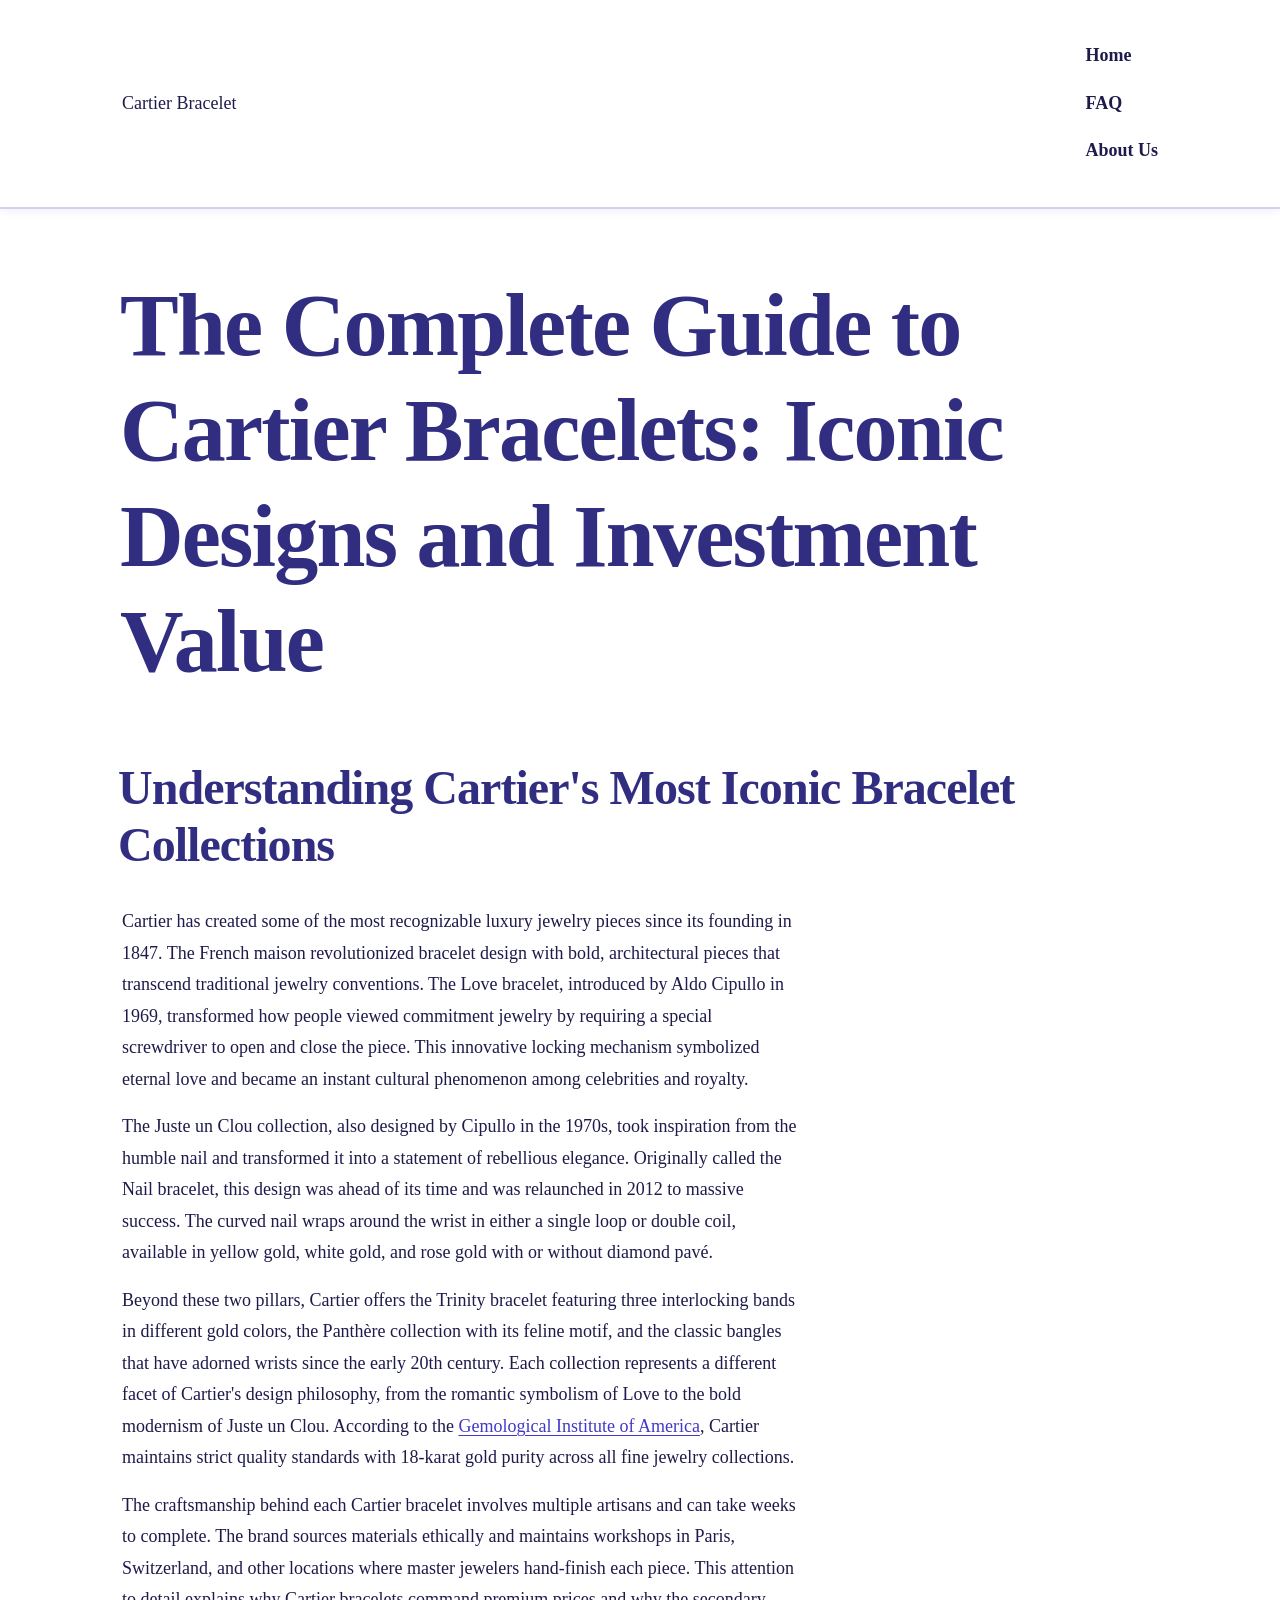
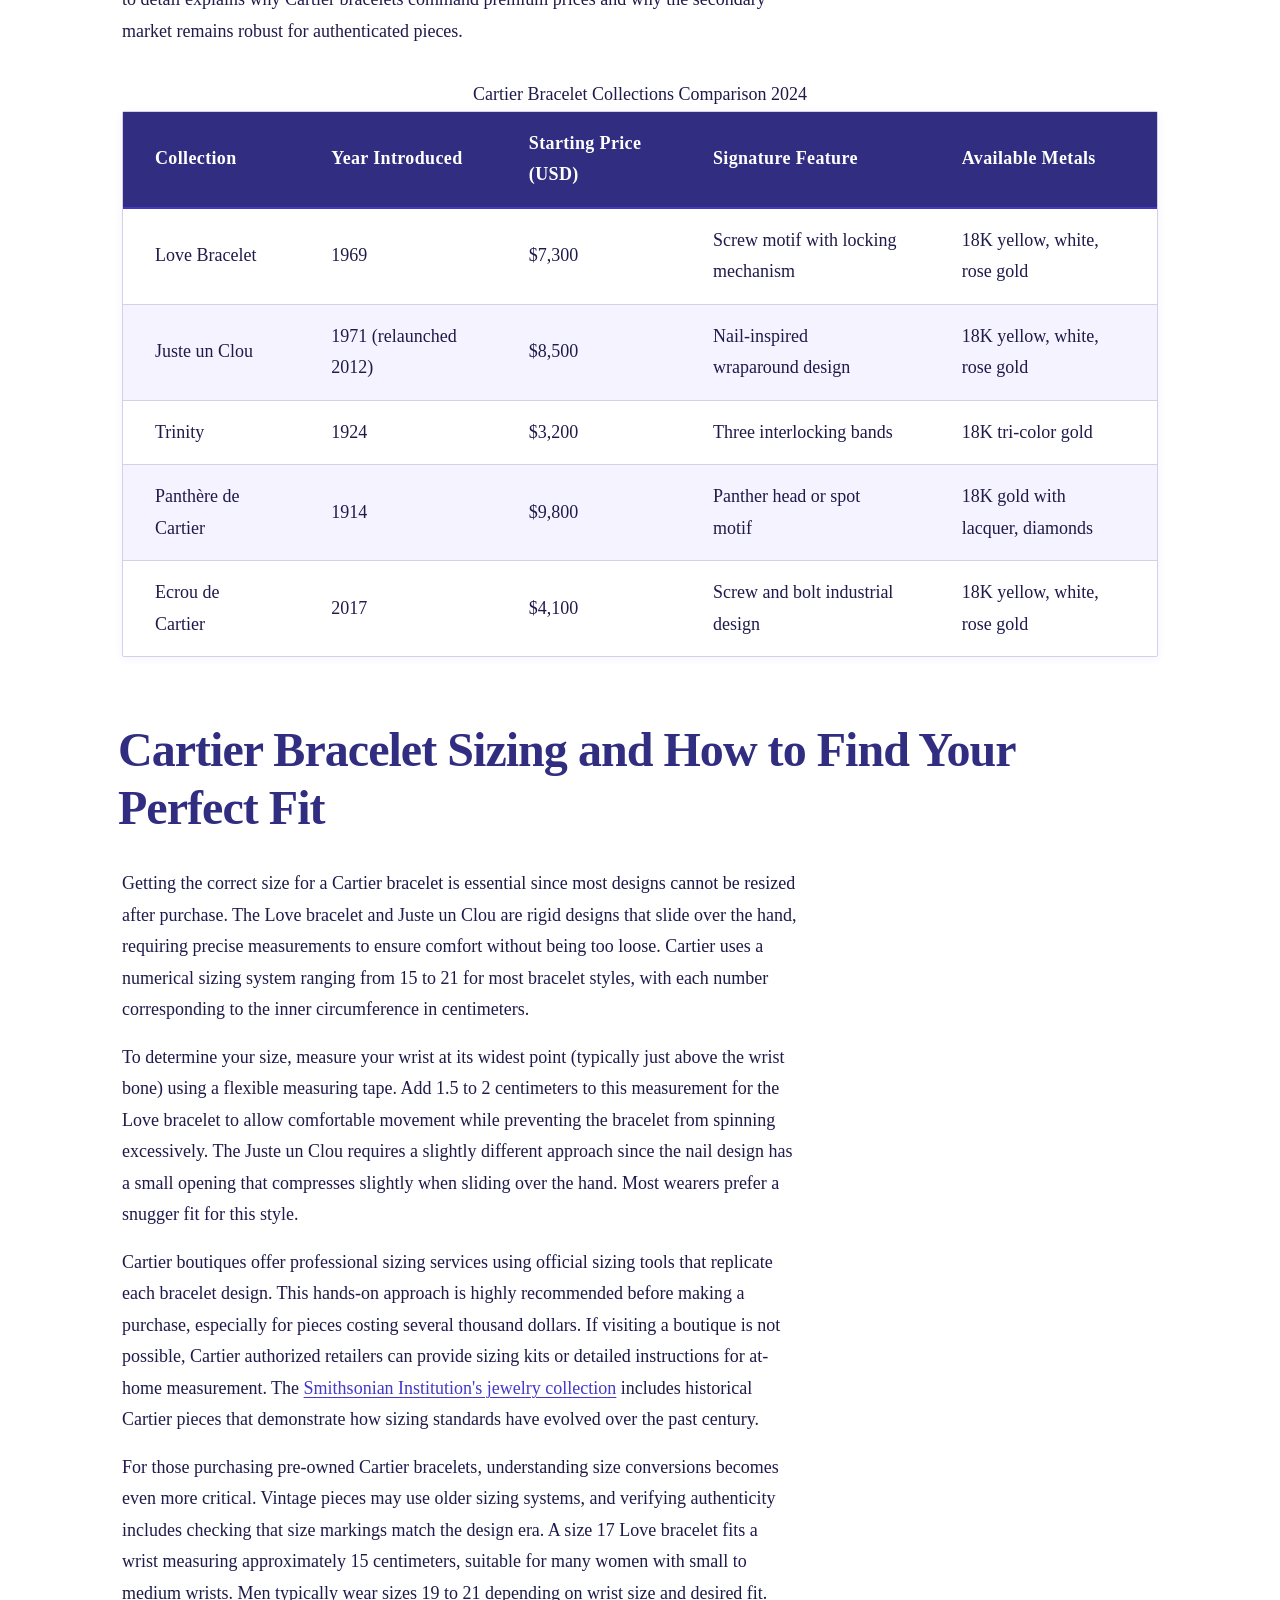
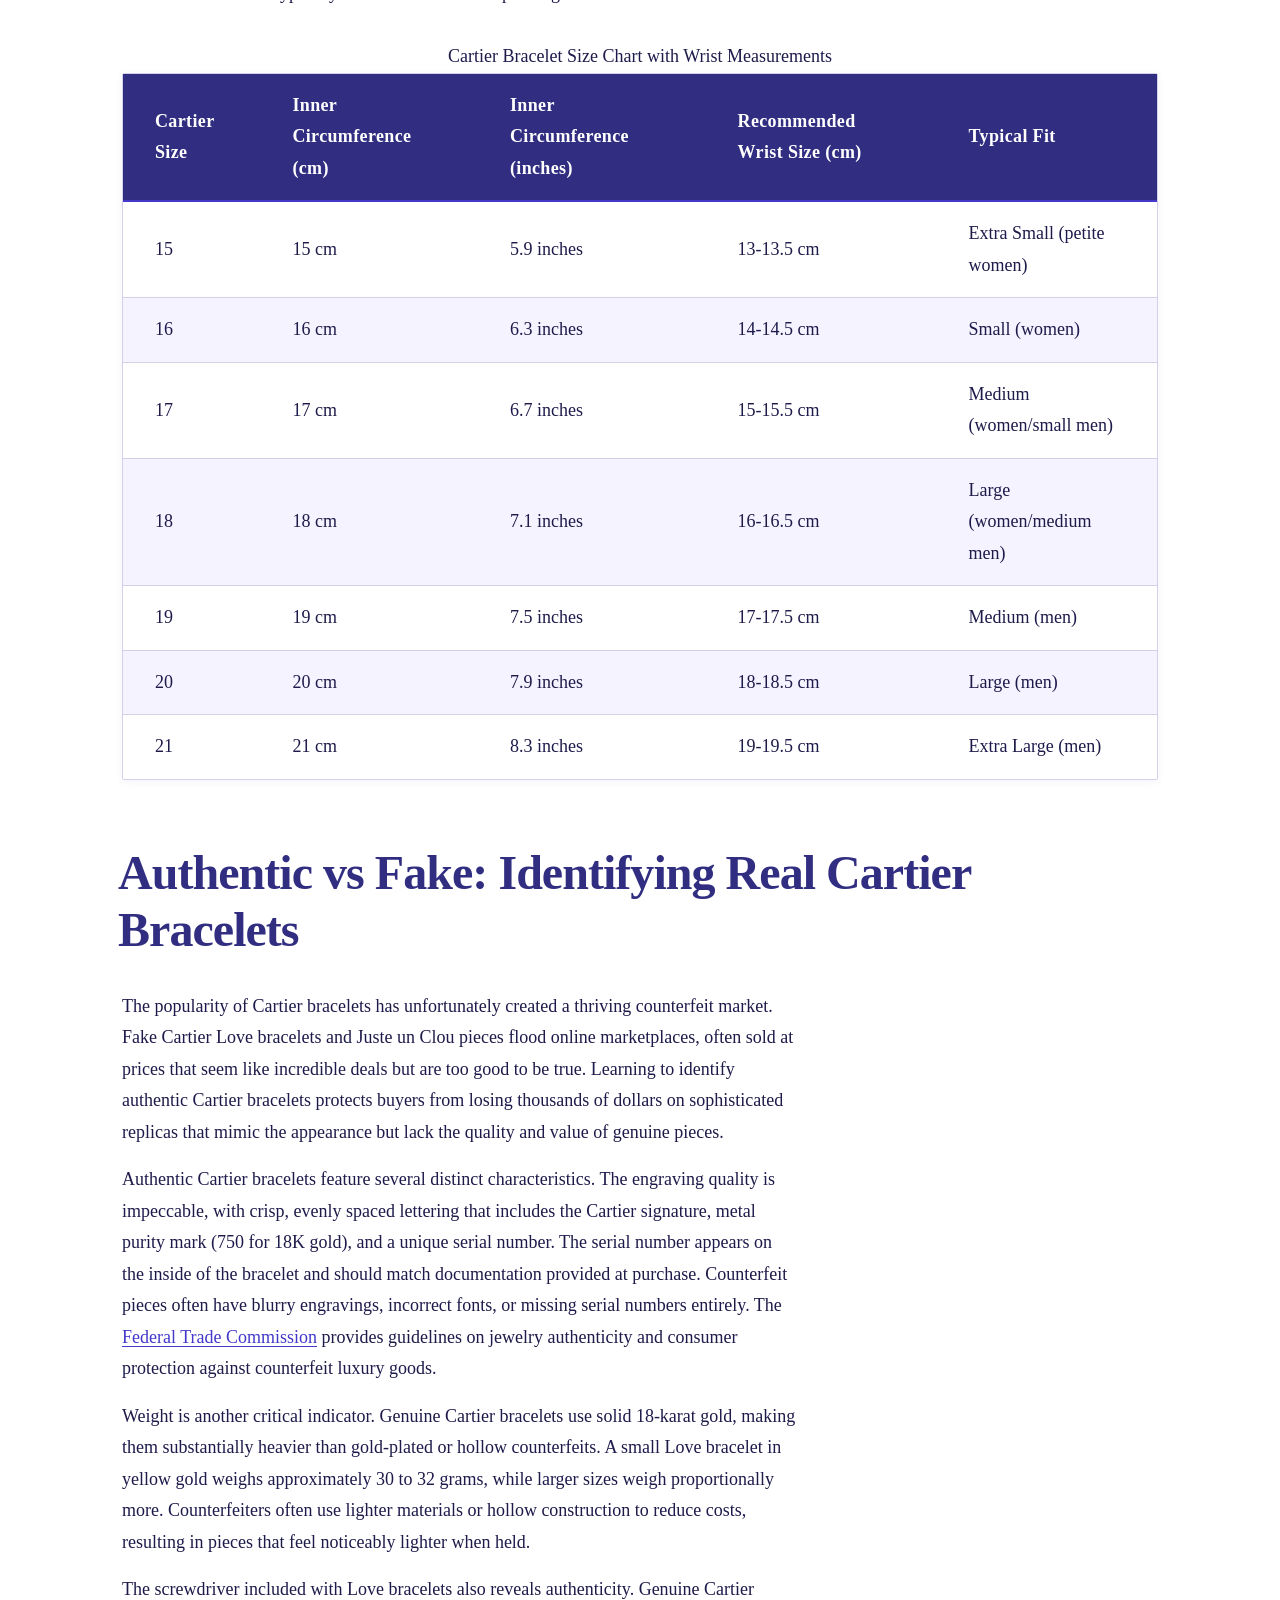
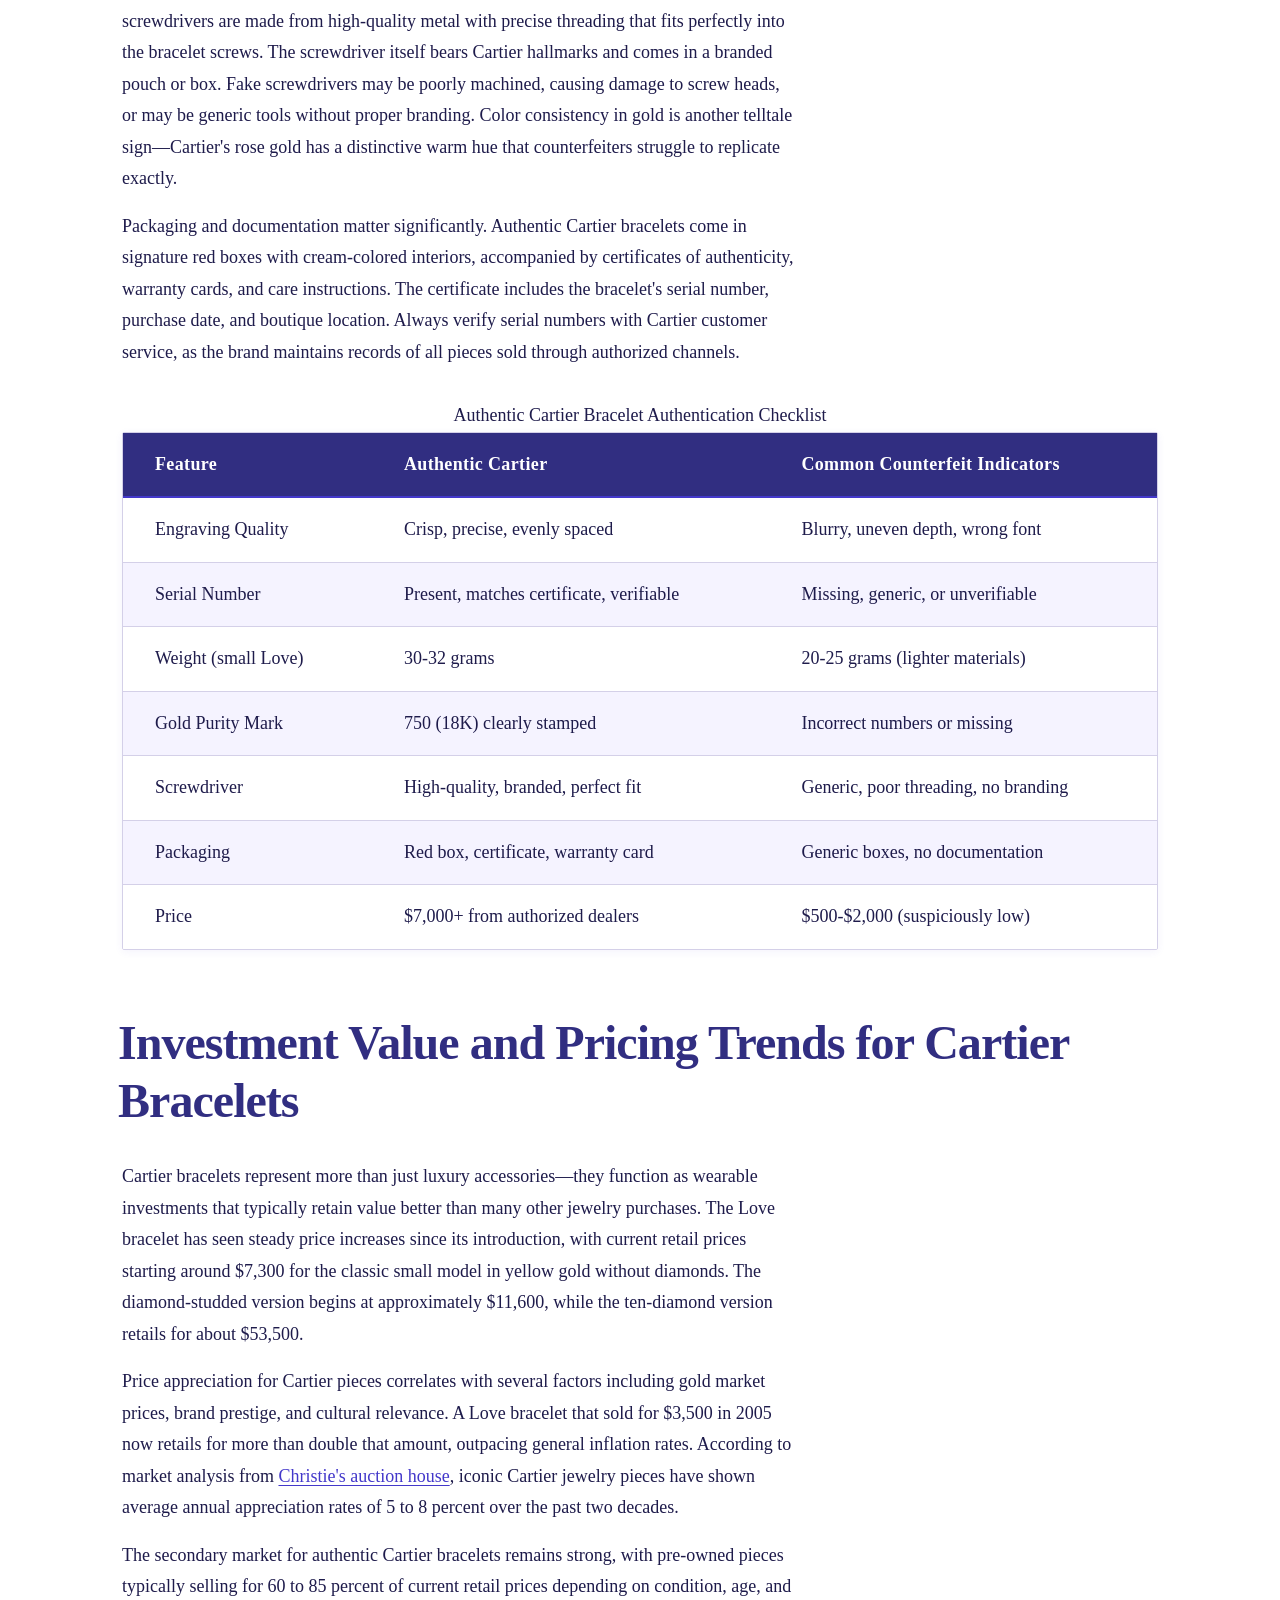
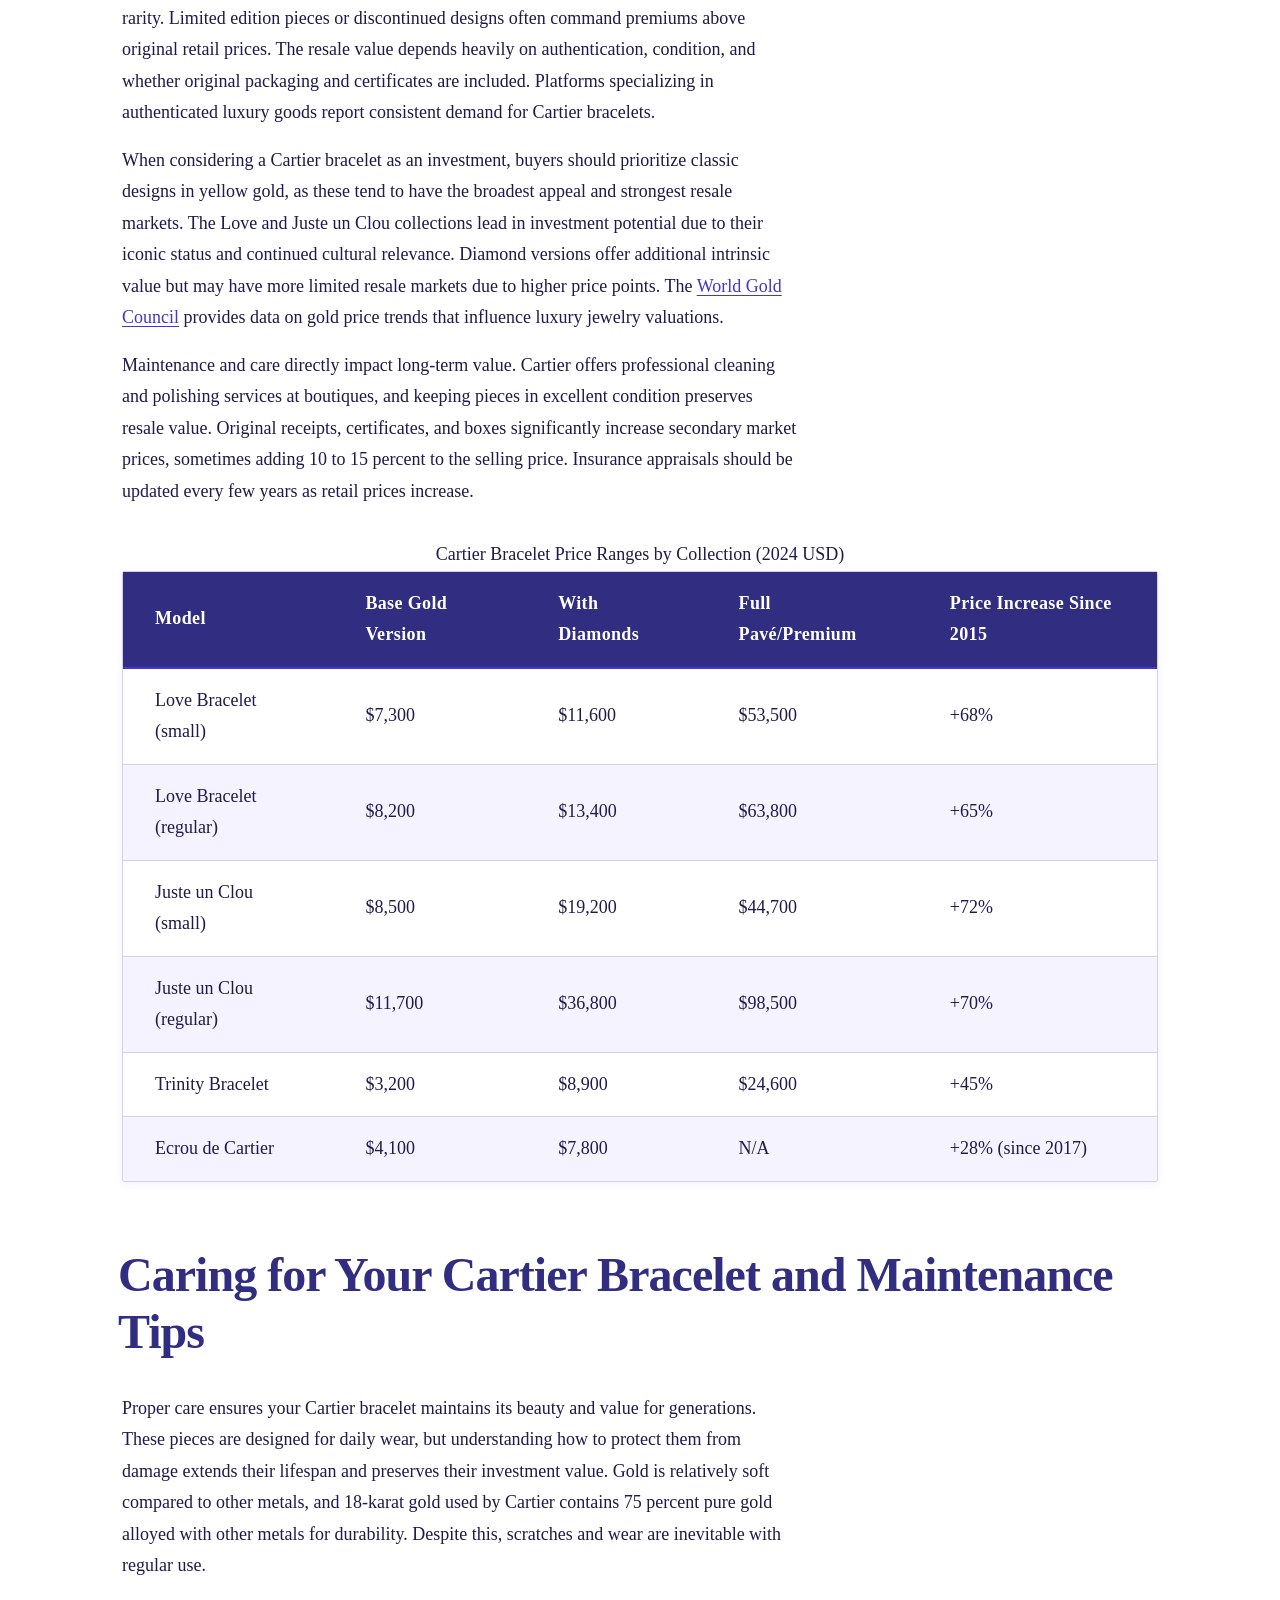
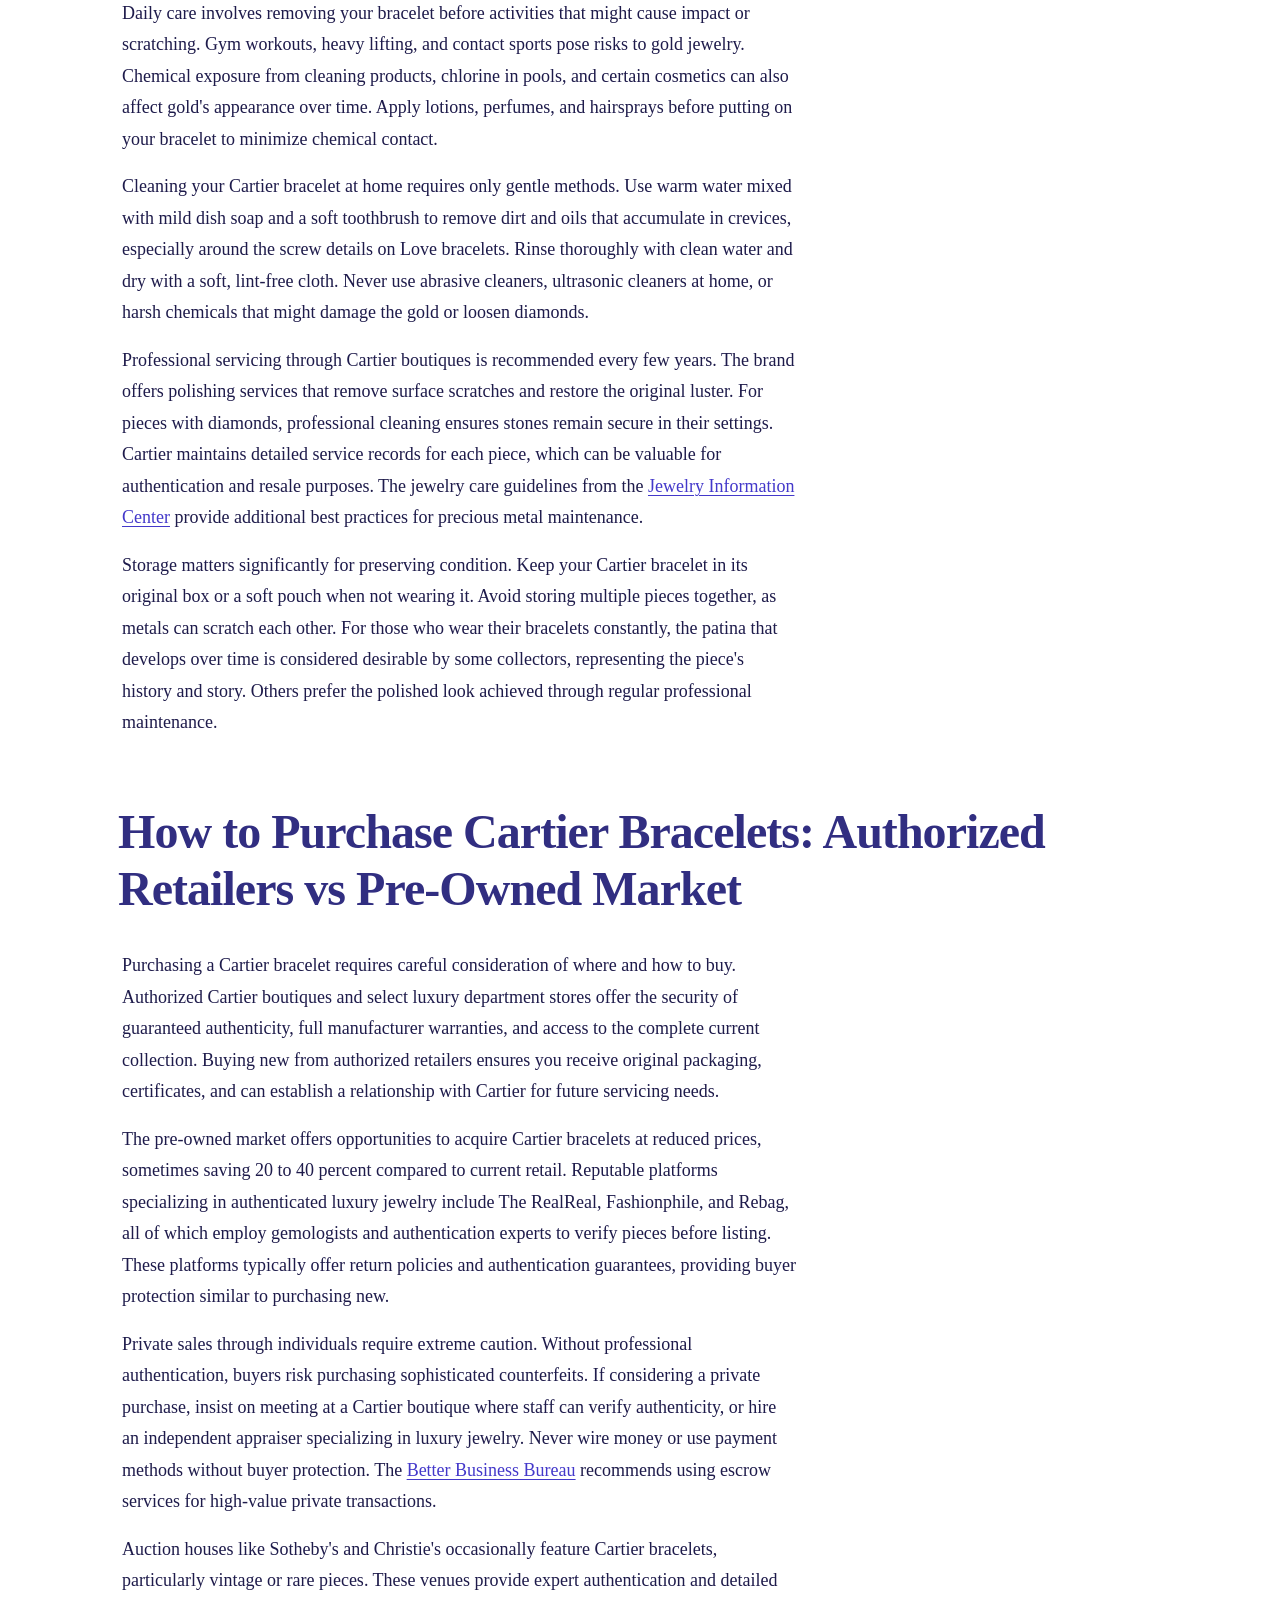
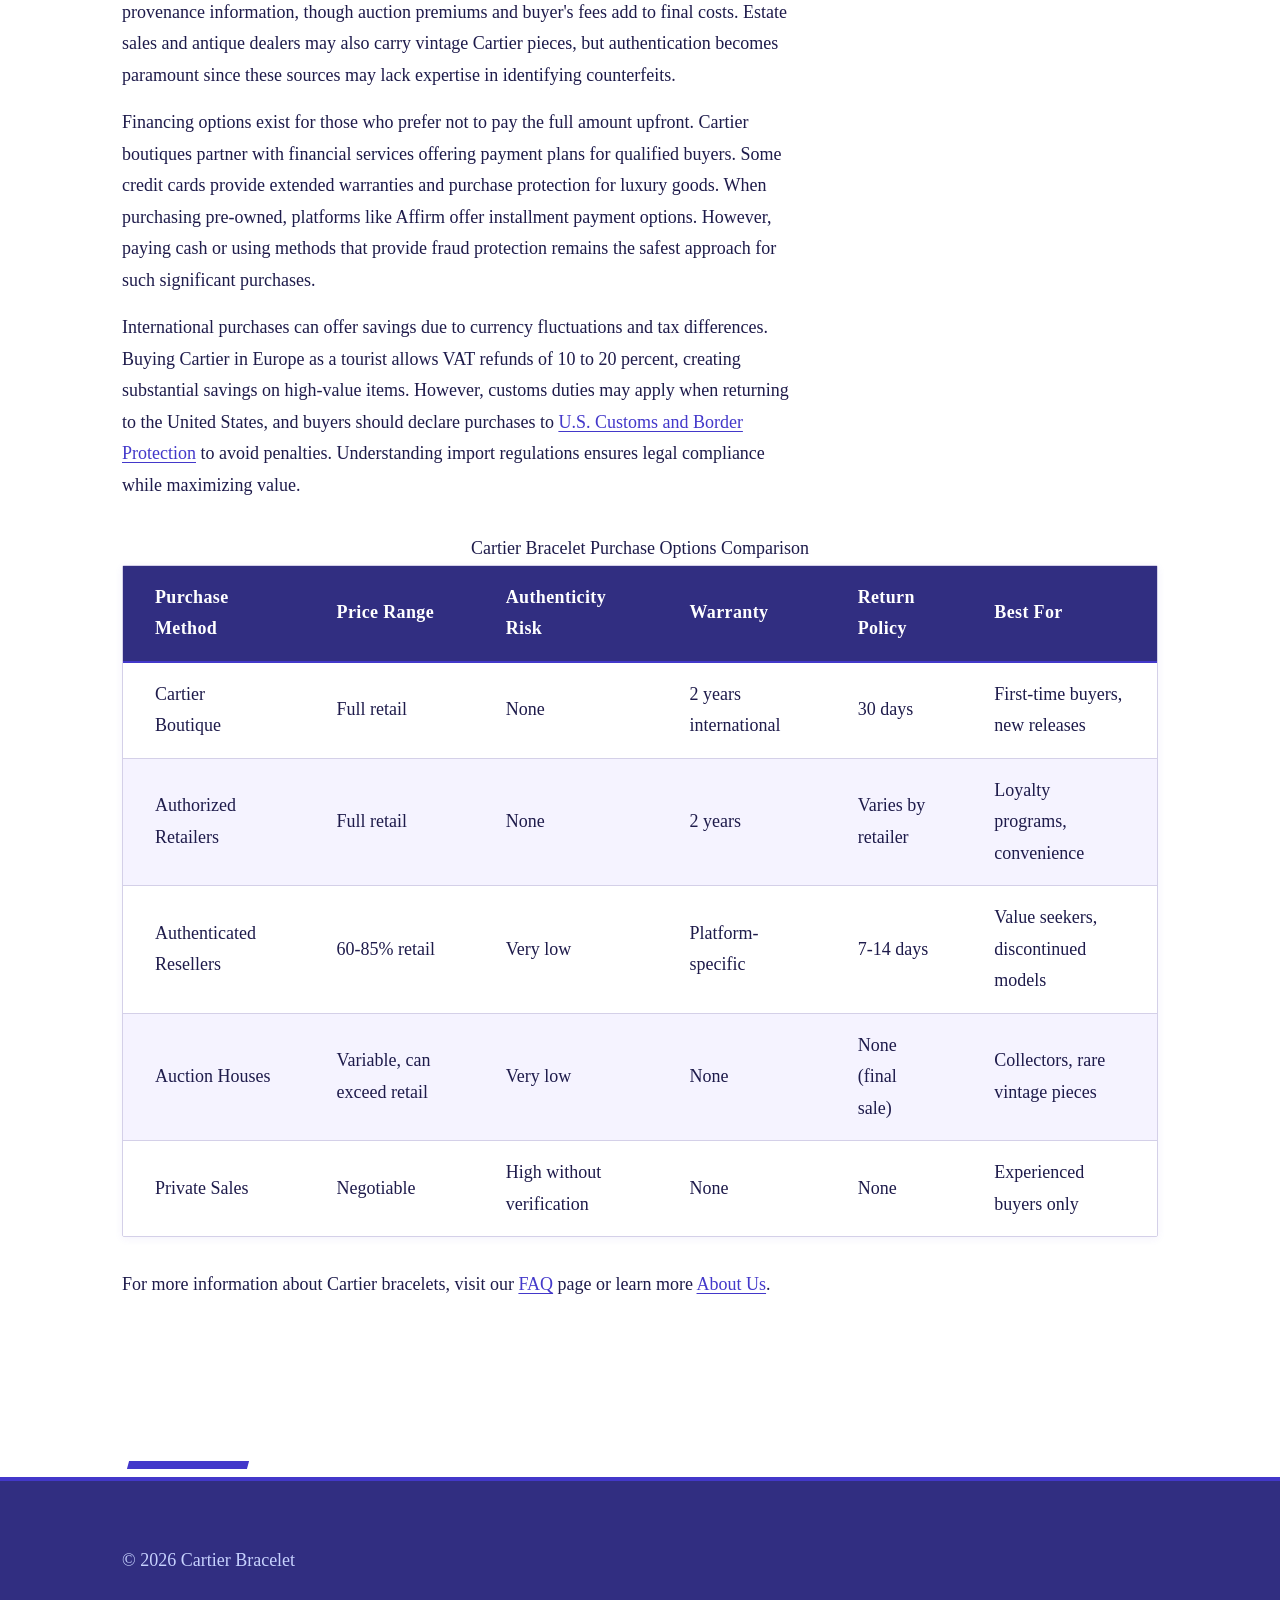
<file: index.html>
<!DOCTYPE html>
<html lang="en-US">
<head><script>if(location.hostname==="cartierbracelet-xyz.pages.dev"){location.replace("https://cartierbracelet.xyz"+location.pathname+location.search)}</script>
<meta charset="UTF-8">
<meta name="viewport" content="width=device-width, initial-scale=1.0">
<title>Cartier Bracelet Guide - Authentic Styles, Prices & Sizing</title>
<meta name="description" content="Expert guide to Cartier bracelets including Love, Juste un Clou, and Trinity collections. Learn about authentic pricing, sizing charts, and how to spot fakes.">
<link rel="canonical" href="https://cartierbracelet.xyz/">
<link rel="stylesheet" href="style.css">
<meta property="og:title" content="Cartier Bracelet Guide - Authentic Styles, Prices & Sizing">
<meta property="og:description" content="Expert guide to Cartier bracelets including Love, Juste un Clou, and Trinity collections. Learn about authentic pricing, sizing charts, and how to spot fakes.">
<meta property="og:url" content="https://cartierbracelet.xyz/">
<meta property="og:type" content="website">
</head>
<body>
<header class="site-header">
<div class="container">
<a href="/">Cartier Bracelet</a>
<nav class="site-nav">
<a href="/" class="active">Home</a>
<a href="/faq">FAQ</a>
<a href="/about-us">About Us</a>
</nav>
</div>
</header>

<main class="site-main">
<div class="container">
<h1>The Complete Guide to Cartier Bracelets: Iconic Designs and Investment Value</h1>

<section>
<h2>Understanding Cartier's Most Iconic Bracelet Collections</h2>
<p>Cartier has created some of the most recognizable luxury jewelry pieces since its founding in 1847. The French maison revolutionized bracelet design with bold, architectural pieces that transcend traditional jewelry conventions. The Love bracelet, introduced by Aldo Cipullo in 1969, transformed how people viewed commitment jewelry by requiring a special screwdriver to open and close the piece. This innovative locking mechanism symbolized eternal love and became an instant cultural phenomenon among celebrities and royalty.</p>
<p>The Juste un Clou collection, also designed by Cipullo in the 1970s, took inspiration from the humble nail and transformed it into a statement of rebellious elegance. Originally called the Nail bracelet, this design was ahead of its time and was relaunched in 2012 to massive success. The curved nail wraps around the wrist in either a single loop or double coil, available in yellow gold, white gold, and rose gold with or without diamond pavé.</p>
<p>Beyond these two pillars, Cartier offers the Trinity bracelet featuring three interlocking bands in different gold colors, the Panthère collection with its feline motif, and the classic bangles that have adorned wrists since the early 20th century. Each collection represents a different facet of Cartier's design philosophy, from the romantic symbolism of Love to the bold modernism of Juste un Clou. According to the <a href="https://www.gia.edu/gem-encyclopedia" rel="noopener noreferrer" target="_blank">Gemological Institute of America</a>, Cartier maintains strict quality standards with 18-karat gold purity across all fine jewelry collections.</p>
<p>The craftsmanship behind each Cartier bracelet involves multiple artisans and can take weeks to complete. The brand sources materials ethically and maintains workshops in Paris, Switzerland, and other locations where master jewelers hand-finish each piece. This attention to detail explains why Cartier bracelets command premium prices and why the secondary market remains robust for authenticated pieces.</p>

<table>
<caption>Cartier Bracelet Collections Comparison 2024</caption>
<thead>
<tr>
<th>Collection</th>
<th>Year Introduced</th>
<th>Starting Price (USD)</th>
<th>Signature Feature</th>
<th>Available Metals</th>
</tr>
</thead>
<tbody>
<tr>
<td>Love Bracelet</td>
<td>1969</td>
<td>$7,300</td>
<td>Screw motif with locking mechanism</td>
<td>18K yellow, white, rose gold</td>
</tr>
<tr>
<td>Juste un Clou</td>
<td>1971 (relaunched 2012)</td>
<td>$8,500</td>
<td>Nail-inspired wraparound design</td>
<td>18K yellow, white, rose gold</td>
</tr>
<tr>
<td>Trinity</td>
<td>1924</td>
<td>$3,200</td>
<td>Three interlocking bands</td>
<td>18K tri-color gold</td>
</tr>
<tr>
<td>Panthère de Cartier</td>
<td>1914</td>
<td>$9,800</td>
<td>Panther head or spot motif</td>
<td>18K gold with lacquer, diamonds</td>
</tr>
<tr>
<td>Ecrou de Cartier</td>
<td>2017</td>
<td>$4,100</td>
<td>Screw and bolt industrial design</td>
<td>18K yellow, white, rose gold</td>
</tr>
</tbody>
</table>
</section>

<section>
<h2>Cartier Bracelet Sizing and How to Find Your Perfect Fit</h2>
<p>Getting the correct size for a Cartier bracelet is essential since most designs cannot be resized after purchase. The Love bracelet and Juste un Clou are rigid designs that slide over the hand, requiring precise measurements to ensure comfort without being too loose. Cartier uses a numerical sizing system ranging from 15 to 21 for most bracelet styles, with each number corresponding to the inner circumference in centimeters.</p>
<p>To determine your size, measure your wrist at its widest point (typically just above the wrist bone) using a flexible measuring tape. Add 1.5 to 2 centimeters to this measurement for the Love bracelet to allow comfortable movement while preventing the bracelet from spinning excessively. The Juste un Clou requires a slightly different approach since the nail design has a small opening that compresses slightly when sliding over the hand. Most wearers prefer a snugger fit for this style.</p>
<p>Cartier boutiques offer professional sizing services using official sizing tools that replicate each bracelet design. This hands-on approach is highly recommended before making a purchase, especially for pieces costing several thousand dollars. If visiting a boutique is not possible, Cartier authorized retailers can provide sizing kits or detailed instructions for at-home measurement. The <a href="https://www.si.edu/collections" rel="noopener noreferrer" target="_blank">Smithsonian Institution's jewelry collection</a> includes historical Cartier pieces that demonstrate how sizing standards have evolved over the past century.</p>
<p>For those purchasing pre-owned Cartier bracelets, understanding size conversions becomes even more critical. Vintage pieces may use older sizing systems, and verifying authenticity includes checking that size markings match the design era. A size 17 Love bracelet fits a wrist measuring approximately 15 centimeters, suitable for many women with small to medium wrists. Men typically wear sizes 19 to 21 depending on wrist size and desired fit.</p>

<table>
<caption>Cartier Bracelet Size Chart with Wrist Measurements</caption>
<thead>
<tr>
<th>Cartier Size</th>
<th>Inner Circumference (cm)</th>
<th>Inner Circumference (inches)</th>
<th>Recommended Wrist Size (cm)</th>
<th>Typical Fit</th>
</tr>
</thead>
<tbody>
<tr>
<td>15</td>
<td>15 cm</td>
<td>5.9 inches</td>
<td>13-13.5 cm</td>
<td>Extra Small (petite women)</td>
</tr>
<tr>
<td>16</td>
<td>16 cm</td>
<td>6.3 inches</td>
<td>14-14.5 cm</td>
<td>Small (women)</td>
</tr>
<tr>
<td>17</td>
<td>17 cm</td>
<td>6.7 inches</td>
<td>15-15.5 cm</td>
<td>Medium (women/small men)</td>
</tr>
<tr>
<td>18</td>
<td>18 cm</td>
<td>7.1 inches</td>
<td>16-16.5 cm</td>
<td>Large (women/medium men)</td>
</tr>
<tr>
<td>19</td>
<td>19 cm</td>
<td>7.5 inches</td>
<td>17-17.5 cm</td>
<td>Medium (men)</td>
</tr>
<tr>
<td>20</td>
<td>20 cm</td>
<td>7.9 inches</td>
<td>18-18.5 cm</td>
<td>Large (men)</td>
</tr>
<tr>
<td>21</td>
<td>21 cm</td>
<td>8.3 inches</td>
<td>19-19.5 cm</td>
<td>Extra Large (men)</td>
</tr>
</tbody>
</table>
</section>

<section>
<h2>Authentic vs Fake: Identifying Real Cartier Bracelets</h2>
<p>The popularity of Cartier bracelets has unfortunately created a thriving counterfeit market. Fake Cartier Love bracelets and Juste un Clou pieces flood online marketplaces, often sold at prices that seem like incredible deals but are too good to be true. Learning to identify authentic Cartier bracelets protects buyers from losing thousands of dollars on sophisticated replicas that mimic the appearance but lack the quality and value of genuine pieces.</p>
<p>Authentic Cartier bracelets feature several distinct characteristics. The engraving quality is impeccable, with crisp, evenly spaced lettering that includes the Cartier signature, metal purity mark (750 for 18K gold), and a unique serial number. The serial number appears on the inside of the bracelet and should match documentation provided at purchase. Counterfeit pieces often have blurry engravings, incorrect fonts, or missing serial numbers entirely. The <a href="https://www.ftc.gov/news-events/topics/truth-advertising/jewelry-precious-metals" rel="noopener noreferrer" target="_blank">Federal Trade Commission</a> provides guidelines on jewelry authenticity and consumer protection against counterfeit luxury goods.</p>
<p>Weight is another critical indicator. Genuine Cartier bracelets use solid 18-karat gold, making them substantially heavier than gold-plated or hollow counterfeits. A small Love bracelet in yellow gold weighs approximately 30 to 32 grams, while larger sizes weigh proportionally more. Counterfeiters often use lighter materials or hollow construction to reduce costs, resulting in pieces that feel noticeably lighter when held.</p>
<p>The screwdriver included with Love bracelets also reveals authenticity. Genuine Cartier screwdrivers are made from high-quality metal with precise threading that fits perfectly into the bracelet screws. The screwdriver itself bears Cartier hallmarks and comes in a branded pouch or box. Fake screwdrivers may be poorly machined, causing damage to screw heads, or may be generic tools without proper branding. Color consistency in gold is another telltale sign—Cartier's rose gold has a distinctive warm hue that counterfeiters struggle to replicate exactly.</p>
<p>Packaging and documentation matter significantly. Authentic Cartier bracelets come in signature red boxes with cream-colored interiors, accompanied by certificates of authenticity, warranty cards, and care instructions. The certificate includes the bracelet's serial number, purchase date, and boutique location. Always verify serial numbers with Cartier customer service, as the brand maintains records of all pieces sold through authorized channels.</p>

<table>
<caption>Authentic Cartier Bracelet Authentication Checklist</caption>
<thead>
<tr>
<th>Feature</th>
<th>Authentic Cartier</th>
<th>Common Counterfeit Indicators</th>
</tr>
</thead>
<tbody>
<tr>
<td>Engraving Quality</td>
<td>Crisp, precise, evenly spaced</td>
<td>Blurry, uneven depth, wrong font</td>
</tr>
<tr>
<td>Serial Number</td>
<td>Present, matches certificate, verifiable</td>
<td>Missing, generic, or unverifiable</td>
</tr>
<tr>
<td>Weight (small Love)</td>
<td>30-32 grams</td>
<td>20-25 grams (lighter materials)</td>
</tr>
<tr>
<td>Gold Purity Mark</td>
<td>750 (18K) clearly stamped</td>
<td>Incorrect numbers or missing</td>
</tr>
<tr>
<td>Screwdriver</td>
<td>High-quality, branded, perfect fit</td>
<td>Generic, poor threading, no branding</td>
</tr>
<tr>
<td>Packaging</td>
<td>Red box, certificate, warranty card</td>
<td>Generic boxes, no documentation</td>
</tr>
<tr>
<td>Price</td>
<td>$7,000+ from authorized dealers</td>
<td>$500-$2,000 (suspiciously low)</td>
</tr>
</tbody>
</table>
</section>

<section>
<h2>Investment Value and Pricing Trends for Cartier Bracelets</h2>
<p>Cartier bracelets represent more than just luxury accessories—they function as wearable investments that typically retain value better than many other jewelry purchases. The Love bracelet has seen steady price increases since its introduction, with current retail prices starting around $7,300 for the classic small model in yellow gold without diamonds. The diamond-studded version begins at approximately $11,600, while the ten-diamond version retails for about $53,500.</p>
<p>Price appreciation for Cartier pieces correlates with several factors including gold market prices, brand prestige, and cultural relevance. A Love bracelet that sold for $3,500 in 2005 now retails for more than double that amount, outpacing general inflation rates. According to market analysis from <a href="https://www.christies.com/departments/jewelry" rel="noopener noreferrer" target="_blank">Christie's auction house</a>, iconic Cartier jewelry pieces have shown average annual appreciation rates of 5 to 8 percent over the past two decades.</p>
<p>The secondary market for authentic Cartier bracelets remains strong, with pre-owned pieces typically selling for 60 to 85 percent of current retail prices depending on condition, age, and rarity. Limited edition pieces or discontinued designs often command premiums above original retail prices. The resale value depends heavily on authentication, condition, and whether original packaging and certificates are included. Platforms specializing in authenticated luxury goods report consistent demand for Cartier bracelets.</p>
<p>When considering a Cartier bracelet as an investment, buyers should prioritize classic designs in yellow gold, as these tend to have the broadest appeal and strongest resale markets. The Love and Juste un Clou collections lead in investment potential due to their iconic status and continued cultural relevance. Diamond versions offer additional intrinsic value but may have more limited resale markets due to higher price points. The <a href="https://www.gold.org/" rel="noopener noreferrer" target="_blank">World Gold Council</a> provides data on gold price trends that influence luxury jewelry valuations.</p>
<p>Maintenance and care directly impact long-term value. Cartier offers professional cleaning and polishing services at boutiques, and keeping pieces in excellent condition preserves resale value. Original receipts, certificates, and boxes significantly increase secondary market prices, sometimes adding 10 to 15 percent to the selling price. Insurance appraisals should be updated every few years as retail prices increase.</p>

<table>
<caption>Cartier Bracelet Price Ranges by Collection (2024 USD)</caption>
<thead>
<tr>
<th>Model</th>
<th>Base Gold Version</th>
<th>With Diamonds</th>
<th>Full Pavé/Premium</th>
<th>Price Increase Since 2015</th>
</tr>
</thead>
<tbody>
<tr>
<td>Love Bracelet (small)</td>
<td>$7,300</td>
<td>$11,600</td>
<td>$53,500</td>
<td>+68%</td>
</tr>
<tr>
<td>Love Bracelet (regular)</td>
<td>$8,200</td>
<td>$13,400</td>
<td>$63,800</td>
<td>+65%</td>
</tr>
<tr>
<td>Juste un Clou (small)</td>
<td>$8,500</td>
<td>$19,200</td>
<td>$44,700</td>
<td>+72%</td>
</tr>
<tr>
<td>Juste un Clou (regular)</td>
<td>$11,700</td>
<td>$36,800</td>
<td>$98,500</td>
<td>+70%</td>
</tr>
<tr>
<td>Trinity Bracelet</td>
<td>$3,200</td>
<td>$8,900</td>
<td>$24,600</td>
<td>+45%</td>
</tr>
<tr>
<td>Ecrou de Cartier</td>
<td>$4,100</td>
<td>$7,800</td>
<td>N/A</td>
<td>+28% (since 2017)</td>
</tr>
</tbody>
</table>
</section>

<section>
<h2>Caring for Your Cartier Bracelet and Maintenance Tips</h2>
<p>Proper care ensures your Cartier bracelet maintains its beauty and value for generations. These pieces are designed for daily wear, but understanding how to protect them from damage extends their lifespan and preserves their investment value. Gold is relatively soft compared to other metals, and 18-karat gold used by Cartier contains 75 percent pure gold alloyed with other metals for durability. Despite this, scratches and wear are inevitable with regular use.</p>
<p>Daily care involves removing your bracelet before activities that might cause impact or scratching. Gym workouts, heavy lifting, and contact sports pose risks to gold jewelry. Chemical exposure from cleaning products, chlorine in pools, and certain cosmetics can also affect gold's appearance over time. Apply lotions, perfumes, and hairsprays before putting on your bracelet to minimize chemical contact.</p>
<p>Cleaning your Cartier bracelet at home requires only gentle methods. Use warm water mixed with mild dish soap and a soft toothbrush to remove dirt and oils that accumulate in crevices, especially around the screw details on Love bracelets. Rinse thoroughly with clean water and dry with a soft, lint-free cloth. Never use abrasive cleaners, ultrasonic cleaners at home, or harsh chemicals that might damage the gold or loosen diamonds.</p>
<p>Professional servicing through Cartier boutiques is recommended every few years. The brand offers polishing services that remove surface scratches and restore the original luster. For pieces with diamonds, professional cleaning ensures stones remain secure in their settings. Cartier maintains detailed service records for each piece, which can be valuable for authentication and resale purposes. The jewelry care guidelines from the <a href="https://www.jewelryinfo.org/" rel="noopener noreferrer" target="_blank">Jewelry Information Center</a> provide additional best practices for precious metal maintenance.</p>
<p>Storage matters significantly for preserving condition. Keep your Cartier bracelet in its original box or a soft pouch when not wearing it. Avoid storing multiple pieces together, as metals can scratch each other. For those who wear their bracelets constantly, the patina that develops over time is considered desirable by some collectors, representing the piece's history and story. Others prefer the polished look achieved through regular professional maintenance.</p>
</section>

<section>
<h2>How to Purchase Cartier Bracelets: Authorized Retailers vs Pre-Owned Market</h2>
<p>Purchasing a Cartier bracelet requires careful consideration of where and how to buy. Authorized Cartier boutiques and select luxury department stores offer the security of guaranteed authenticity, full manufacturer warranties, and access to the complete current collection. Buying new from authorized retailers ensures you receive original packaging, certificates, and can establish a relationship with Cartier for future servicing needs.</p>
<p>The pre-owned market offers opportunities to acquire Cartier bracelets at reduced prices, sometimes saving 20 to 40 percent compared to current retail. Reputable platforms specializing in authenticated luxury jewelry include The RealReal, Fashionphile, and Rebag, all of which employ gemologists and authentication experts to verify pieces before listing. These platforms typically offer return policies and authentication guarantees, providing buyer protection similar to purchasing new.</p>
<p>Private sales through individuals require extreme caution. Without professional authentication, buyers risk purchasing sophisticated counterfeits. If considering a private purchase, insist on meeting at a Cartier boutique where staff can verify authenticity, or hire an independent appraiser specializing in luxury jewelry. Never wire money or use payment methods without buyer protection. The <a href="https://www.bbb.org/" rel="noopener noreferrer" target="_blank">Better Business Bureau</a> recommends using escrow services for high-value private transactions.</p>
<p>Auction houses like Sotheby's and Christie's occasionally feature Cartier bracelets, particularly vintage or rare pieces. These venues provide expert authentication and detailed provenance information, though auction premiums and buyer's fees add to final costs. Estate sales and antique dealers may also carry vintage Cartier pieces, but authentication becomes paramount since these sources may lack expertise in identifying counterfeits.</p>
<p>Financing options exist for those who prefer not to pay the full amount upfront. Cartier boutiques partner with financial services offering payment plans for qualified buyers. Some credit cards provide extended warranties and purchase protection for luxury goods. When purchasing pre-owned, platforms like Affirm offer installment payment options. However, paying cash or using methods that provide fraud protection remains the safest approach for such significant purchases.</p>
<p>International purchases can offer savings due to currency fluctuations and tax differences. Buying Cartier in Europe as a tourist allows VAT refunds of 10 to 20 percent, creating substantial savings on high-value items. However, customs duties may apply when returning to the United States, and buyers should declare purchases to <a href="https://www.cbp.gov/travel/us-citizens/know-before-you-go/prohibited-and-restricted-items" rel="noopener noreferrer" target="_blank">U.S. Customs and Border Protection</a> to avoid penalties. Understanding import regulations ensures legal compliance while maximizing value.</p>

<table>
<caption>Cartier Bracelet Purchase Options Comparison</caption>
<thead>
<tr>
<th>Purchase Method</th>
<th>Price Range</th>
<th>Authenticity Risk</th>
<th>Warranty</th>
<th>Return Policy</th>
<th>Best For</th>
</tr>
</thead>
<tbody>
<tr>
<td>Cartier Boutique</td>
<td>Full retail</td>
<td>None</td>
<td>2 years international</td>
<td>30 days</td>
<td>First-time buyers, new releases</td>
</tr>
<tr>
<td>Authorized Retailers</td>
<td>Full retail</td>
<td>None</td>
<td>2 years</td>
<td>Varies by retailer</td>
<td>Loyalty programs, convenience</td>
</tr>
<tr>
<td>Authenticated Resellers</td>
<td>60-85% retail</td>
<td>Very low</td>
<td>Platform-specific</td>
<td>7-14 days</td>
<td>Value seekers, discontinued models</td>
</tr>
<tr>
<td>Auction Houses</td>
<td>Variable, can exceed retail</td>
<td>Very low</td>
<td>None</td>
<td>None (final sale)</td>
<td>Collectors, rare vintage pieces</td>
</tr>
<tr>
<td>Private Sales</td>
<td>Negotiable</td>
<td>High without verification</td>
<td>None</td>
<td>None</td>
<td>Experienced buyers only</td>
</tr>
</tbody>
</table>
</section>

<p>For more information about Cartier bracelets, visit our <a href="/faq">FAQ</a> page or learn more <a href="/about-us">About Us</a>.</p>
</div>
</main>

<footer class="site-footer">
<div class="container">
<p>&copy; 2026 Cartier Bracelet</p>
</div>
</footer>

<script type="application/ld+json">
{
  "@context": "https://schema.org",
  "@type": "Organization",
  "name": "Cartier Bracelet",
  "url": "https://cartierbracelet.xyz"
}
</script>
</body>
</html>
</file>
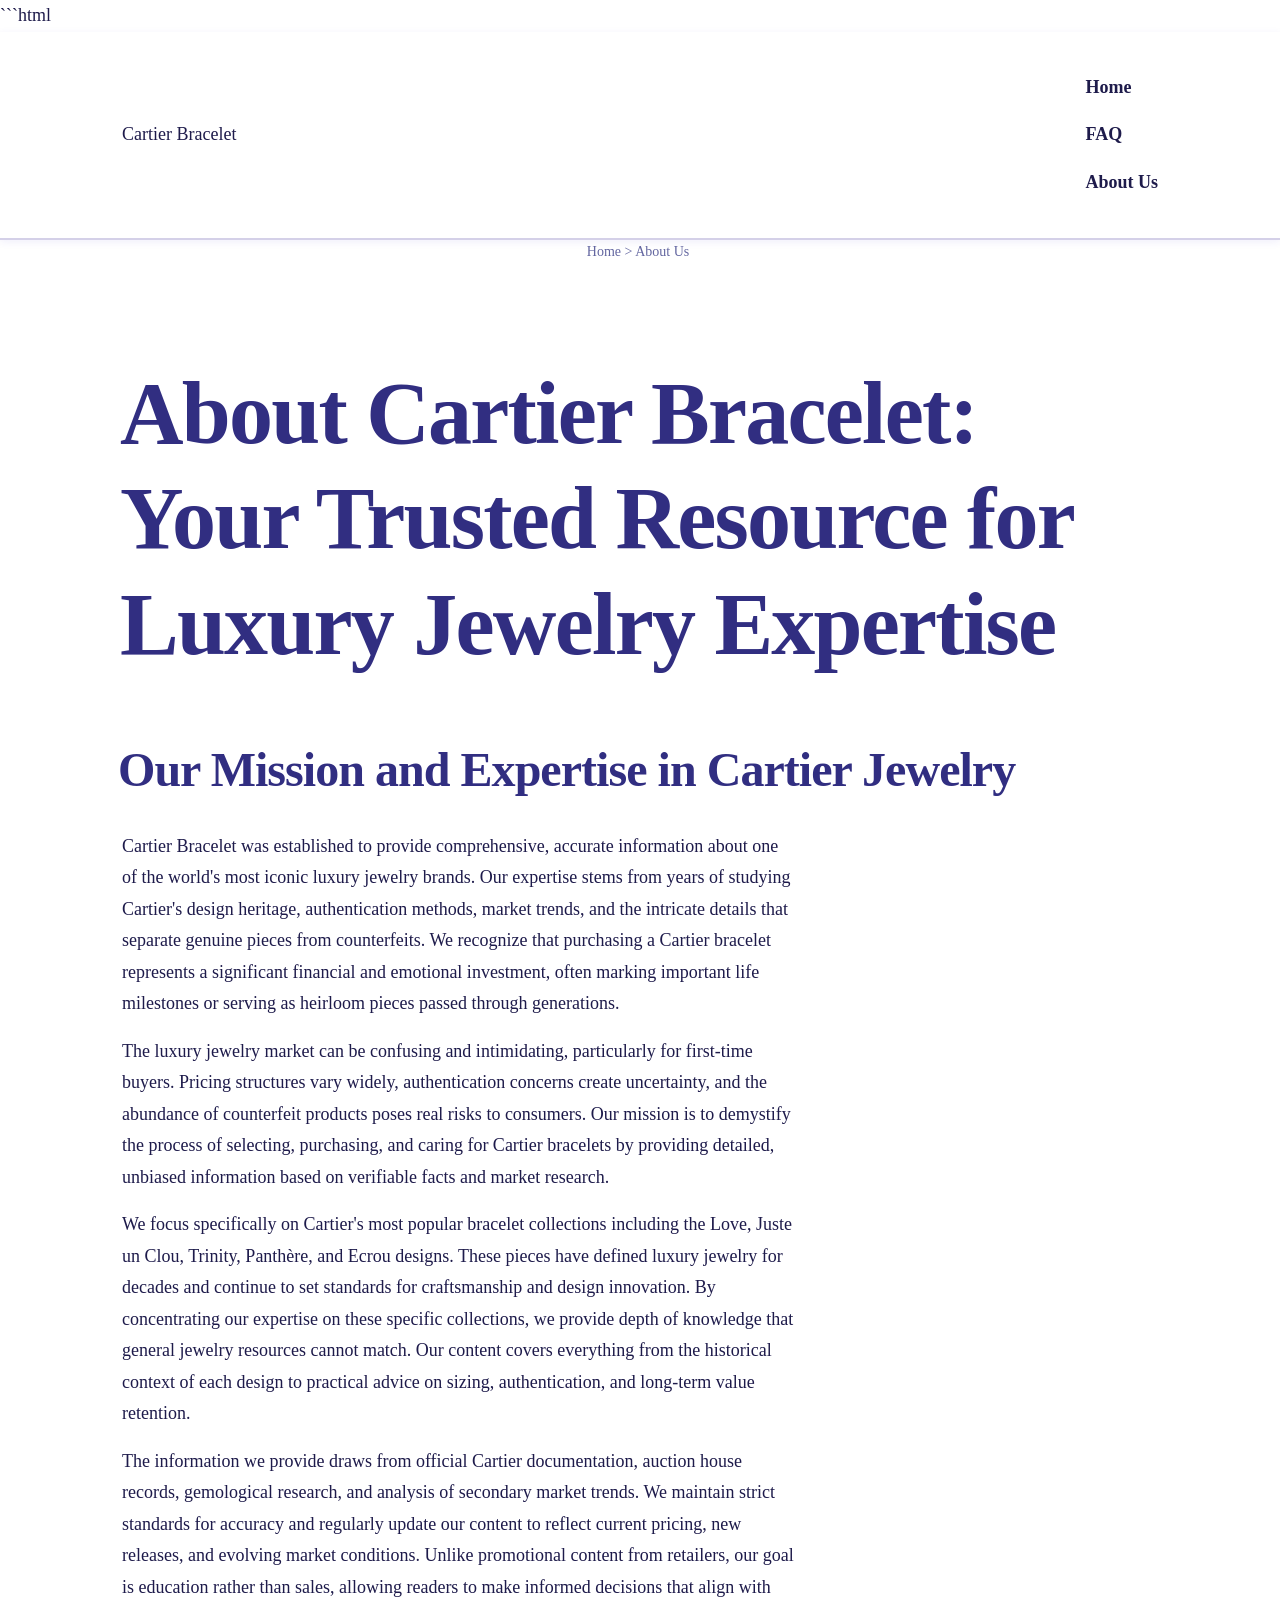
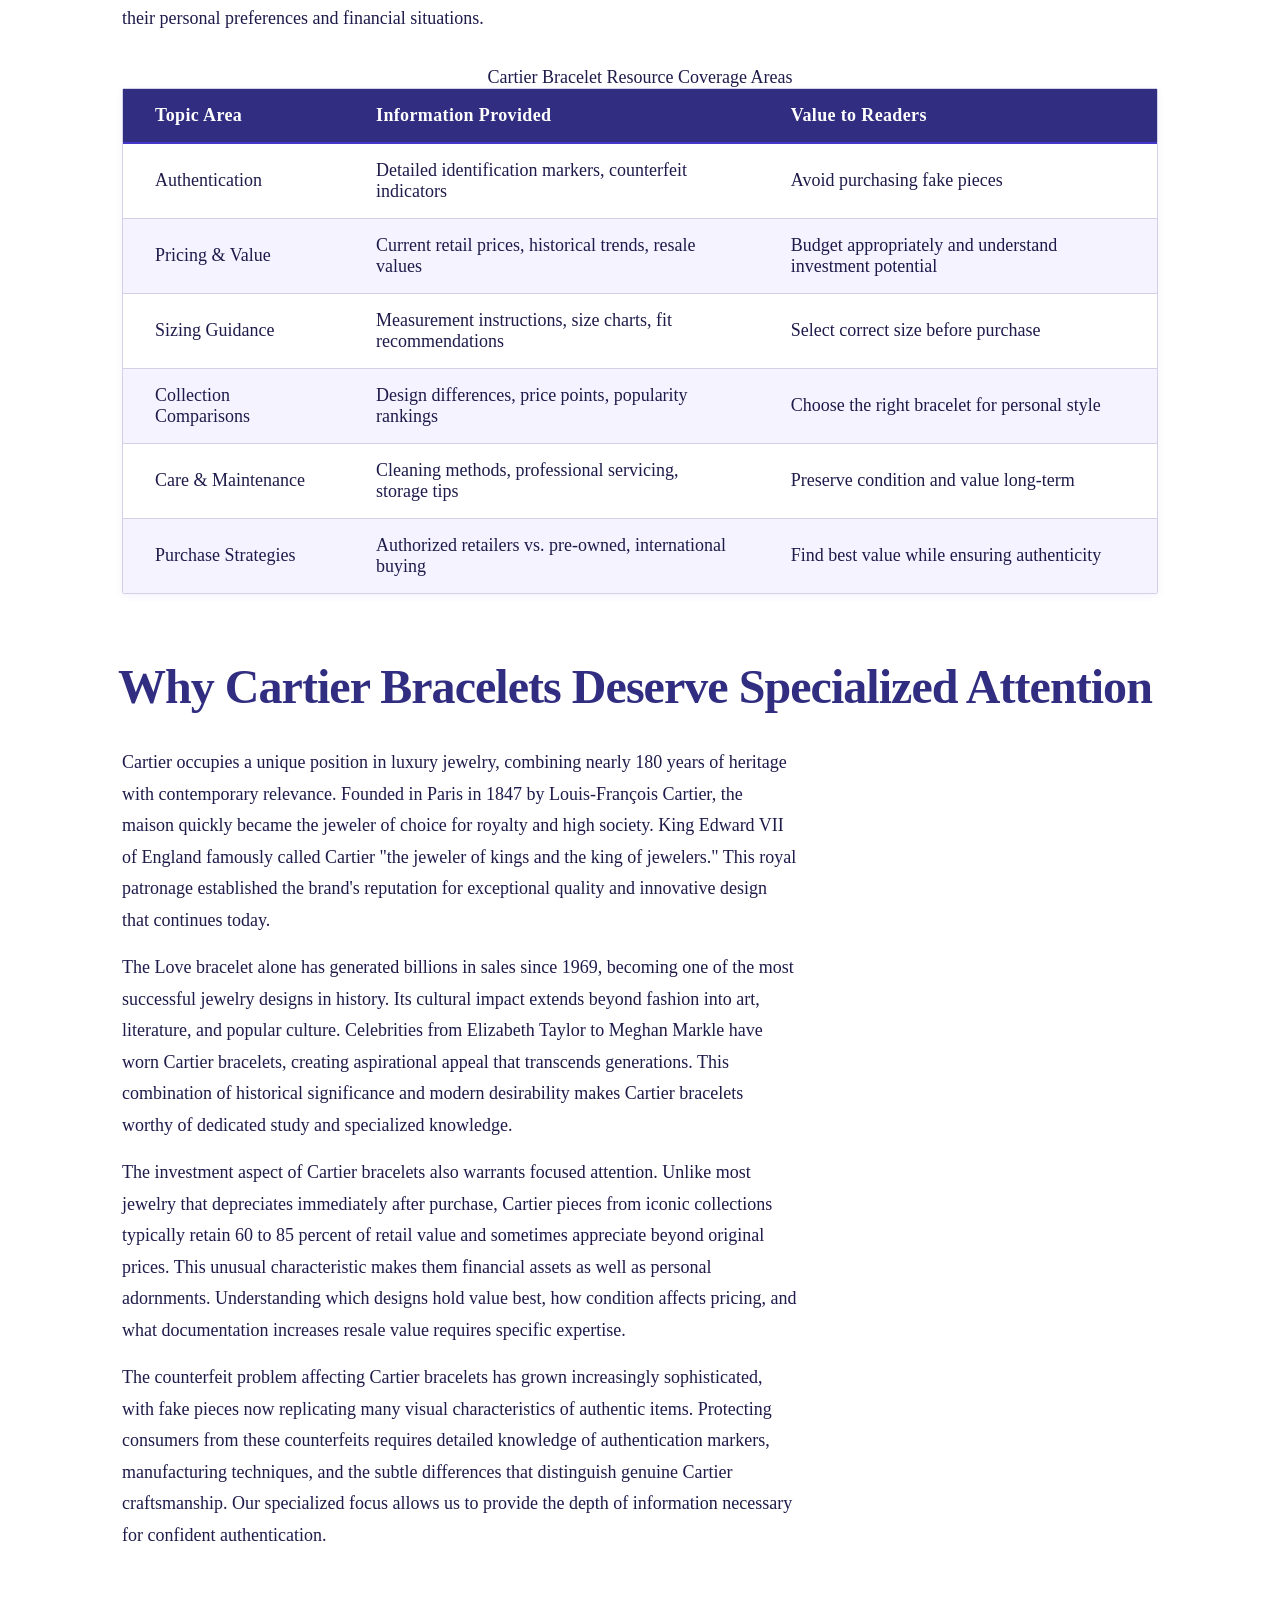
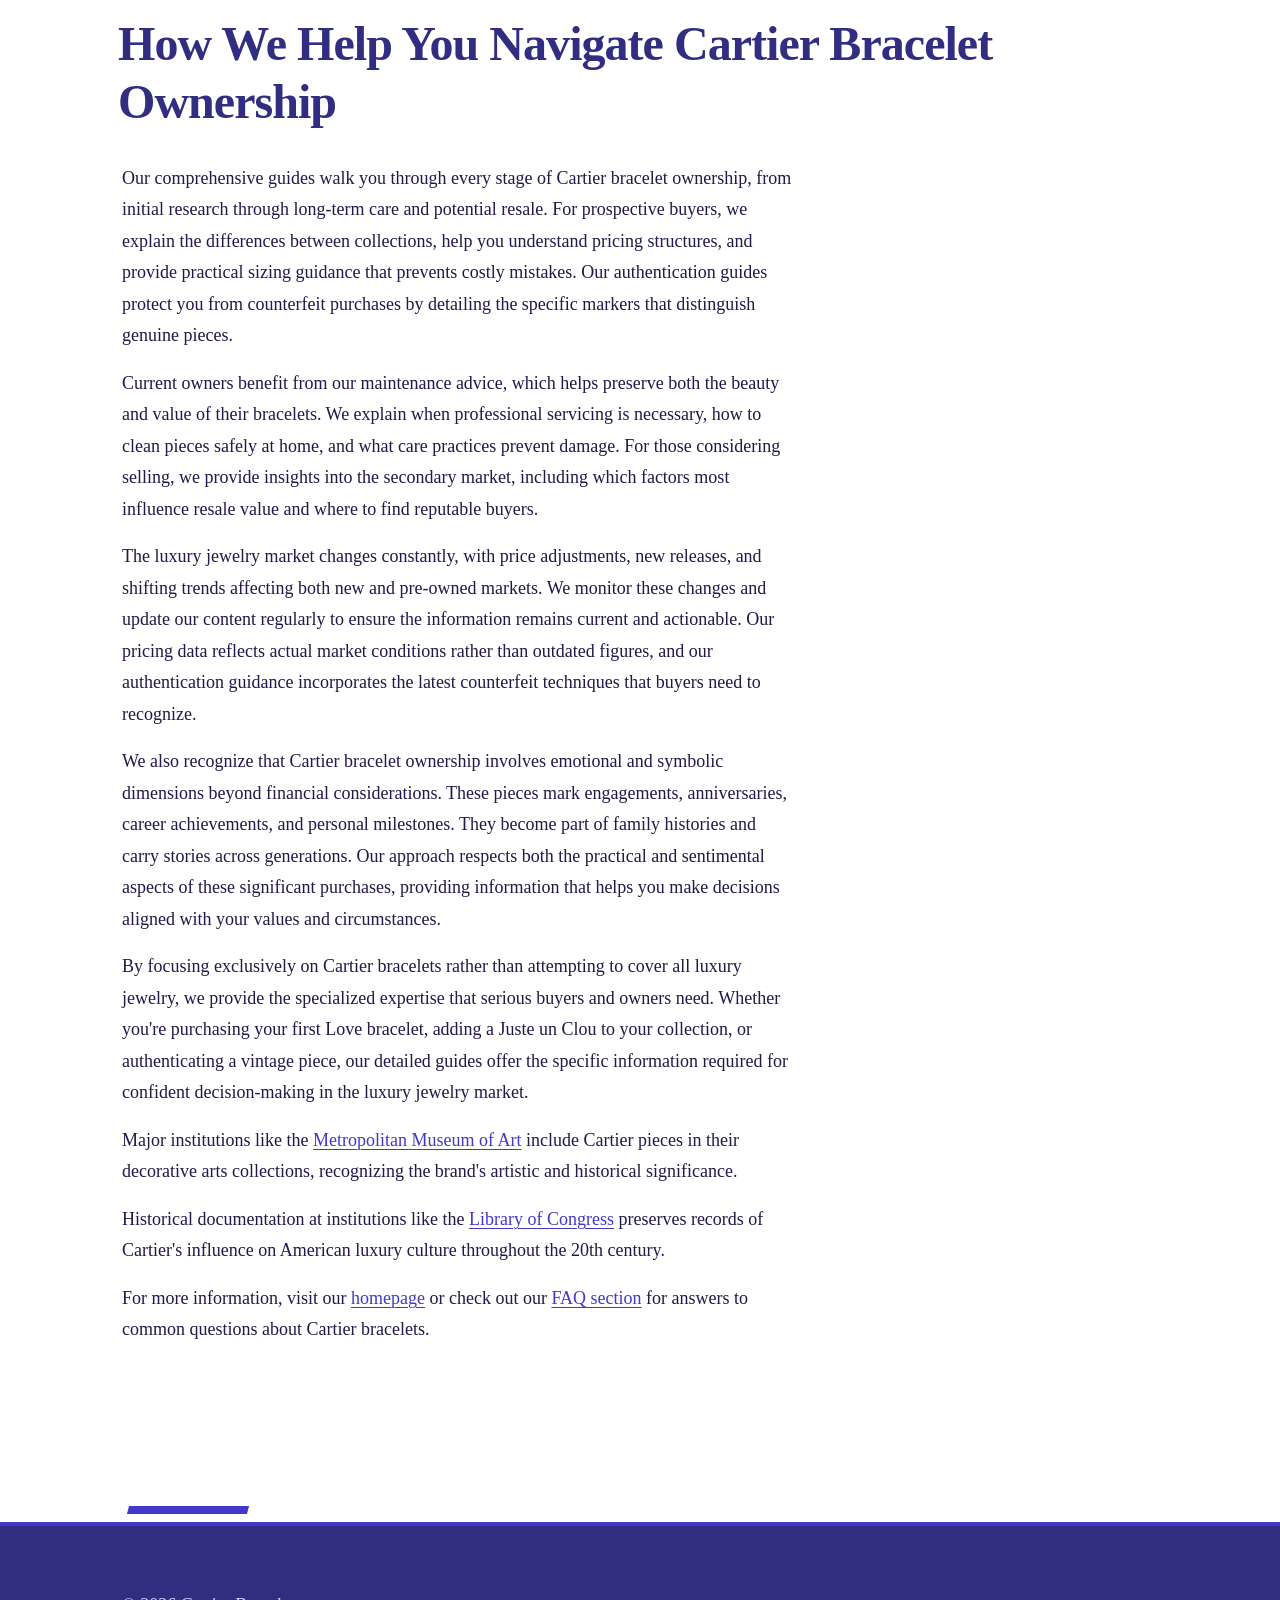
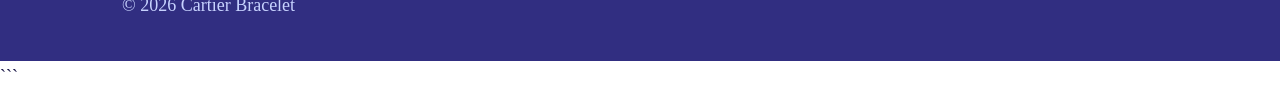
<file: about-us.html>
```html
<!DOCTYPE html>
<html lang="en-US">
<head><script>if(location.hostname==="cartierbracelet-xyz.pages.dev"){location.replace("https://cartierbracelet.xyz"+location.pathname+location.search)}</script>
<meta charset="UTF-8">
<meta name="viewport" content="width=device-width, initial-scale=1.0">
<title>About Cartier Bracelet - Expert Luxury Jewelry Resource</title>
<meta name="description" content="Learn about our expertise in Cartier bracelets, from authentication guides to investment analysis. Trusted resource for Love, Juste un Clou, and luxury jewelry information.">
<link rel="canonical" href="https://cartierbracelet.xyz/about-us">
<link rel="stylesheet" href="style.css">
</head>
<body>
<header class="site-header">
<div class="container">
<a href="/">Cartier Bracelet</a>
<nav class="site-nav">
<a href="/">Home</a>
<a href="/faq">FAQ</a>
<a href="/about-us" class="active">About Us</a>
</nav>
</div>
</header>

<nav class="breadcrumbs">
<div class="container">
<a href="/">Home</a> &gt; About Us
</div>
</nav>

<main class="site-main">
<div class="container">
<h1>About Cartier Bracelet: Your Trusted Resource for Luxury Jewelry Expertise</h1>

<section>
<h2>Our Mission and Expertise in Cartier Jewelry</h2>
<p>Cartier Bracelet was established to provide comprehensive, accurate information about one of the world's most iconic luxury jewelry brands. Our expertise stems from years of studying Cartier's design heritage, authentication methods, market trends, and the intricate details that separate genuine pieces from counterfeits. We recognize that purchasing a Cartier bracelet represents a significant financial and emotional investment, often marking important life milestones or serving as heirloom pieces passed through generations.</p>
<p>The luxury jewelry market can be confusing and intimidating, particularly for first-time buyers. Pricing structures vary widely, authentication concerns create uncertainty, and the abundance of counterfeit products poses real risks to consumers. Our mission is to demystify the process of selecting, purchasing, and caring for Cartier bracelets by providing detailed, unbiased information based on verifiable facts and market research.</p>
<p>We focus specifically on Cartier's most popular bracelet collections including the Love, Juste un Clou, Trinity, Panthère, and Ecrou designs. These pieces have defined luxury jewelry for decades and continue to set standards for craftsmanship and design innovation. By concentrating our expertise on these specific collections, we provide depth of knowledge that general jewelry resources cannot match. Our content covers everything from the historical context of each design to practical advice on sizing, authentication, and long-term value retention.</p>
<p>The information we provide draws from official Cartier documentation, auction house records, gemological research, and analysis of secondary market trends. We maintain strict standards for accuracy and regularly update our content to reflect current pricing, new releases, and evolving market conditions. Unlike promotional content from retailers, our goal is education rather than sales, allowing readers to make informed decisions that align with their personal preferences and financial situations.</p>

<table>
<caption>Cartier Bracelet Resource Coverage Areas</caption>
<thead>
<tr>
<th>Topic Area</th>
<th>Information Provided</th>
<th>Value to Readers</th>
</tr>
</thead>
<tbody>
<tr>
<td>Authentication</td>
<td>Detailed identification markers, counterfeit indicators</td>
<td>Avoid purchasing fake pieces</td>
</tr>
<tr>
<td>Pricing & Value</td>
<td>Current retail prices, historical trends, resale values</td>
<td>Budget appropriately and understand investment potential</td>
</tr>
<tr>
<td>Sizing Guidance</td>
<td>Measurement instructions, size charts, fit recommendations</td>
<td>Select correct size before purchase</td>
</tr>
<tr>
<td>Collection Comparisons</td>
<td>Design differences, price points, popularity rankings</td>
<td>Choose the right bracelet for personal style</td>
</tr>
<tr>
<td>Care & Maintenance</td>
<td>Cleaning methods, professional servicing, storage tips</td>
<td>Preserve condition and value long-term</td>
</tr>
<tr>
<td>Purchase Strategies</td>
<td>Authorized retailers vs. pre-owned, international buying</td>
<td>Find best value while ensuring authenticity</td>
</tr>
</tbody>
</table>
</section>

<section>
<h2>Why Cartier Bracelets Deserve Specialized Attention</h2>
<p>Cartier occupies a unique position in luxury jewelry, combining nearly 180 years of heritage with contemporary relevance. Founded in Paris in 1847 by Louis-François Cartier, the maison quickly became the jeweler of choice for royalty and high society. King Edward VII of England famously called Cartier "the jeweler of kings and the king of jewelers." This royal patronage established the brand's reputation for exceptional quality and innovative design that continues today.</p>
<p>The Love bracelet alone has generated billions in sales since 1969, becoming one of the most successful jewelry designs in history. Its cultural impact extends beyond fashion into art, literature, and popular culture. Celebrities from Elizabeth Taylor to Meghan Markle have worn Cartier bracelets, creating aspirational appeal that transcends generations. This combination of historical significance and modern desirability makes Cartier bracelets worthy of dedicated study and specialized knowledge.</p>
<p>The investment aspect of Cartier bracelets also warrants focused attention. Unlike most jewelry that depreciates immediately after purchase, Cartier pieces from iconic collections typically retain 60 to 85 percent of retail value and sometimes appreciate beyond original prices. This unusual characteristic makes them financial assets as well as personal adornments. Understanding which designs hold value best, how condition affects pricing, and what documentation increases resale value requires specific expertise.</p>
<p>The counterfeit problem affecting Cartier bracelets has grown increasingly sophisticated, with fake pieces now replicating many visual characteristics of authentic items. Protecting consumers from these counterfeits requires detailed knowledge of authentication markers, manufacturing techniques, and the subtle differences that distinguish genuine Cartier craftsmanship. Our specialized focus allows us to provide the depth of information necessary for confident authentication.</p>
</section>

<section>
<h2>How We Help You Navigate Cartier Bracelet Ownership</h2>
<p>Our comprehensive guides walk you through every stage of Cartier bracelet ownership, from initial research through long-term care and potential resale. For prospective buyers, we explain the differences between collections, help you understand pricing structures, and provide practical sizing guidance that prevents costly mistakes. Our authentication guides protect you from counterfeit purchases by detailing the specific markers that distinguish genuine pieces.</p>
<p>Current owners benefit from our maintenance advice, which helps preserve both the beauty and value of their bracelets. We explain when professional servicing is necessary, how to clean pieces safely at home, and what care practices prevent damage. For those considering selling, we provide insights into the secondary market, including which factors most influence resale value and where to find reputable buyers.</p>
<p>The luxury jewelry market changes constantly, with price adjustments, new releases, and shifting trends affecting both new and pre-owned markets. We monitor these changes and update our content regularly to ensure the information remains current and actionable. Our pricing data reflects actual market conditions rather than outdated figures, and our authentication guidance incorporates the latest counterfeit techniques that buyers need to recognize.</p>
<p>We also recognize that Cartier bracelet ownership involves emotional and symbolic dimensions beyond financial considerations. These pieces mark engagements, anniversaries, career achievements, and personal milestones. They become part of family histories and carry stories across generations. Our approach respects both the practical and sentimental aspects of these significant purchases, providing information that helps you make decisions aligned with your values and circumstances.</p>
<p>By focusing exclusively on Cartier bracelets rather than attempting to cover all luxury jewelry, we provide the specialized expertise that serious buyers and owners need. Whether you're purchasing your first Love bracelet, adding a Juste un Clou to your collection, or authenticating a vintage piece, our detailed guides offer the specific information required for confident decision-making in the luxury jewelry market.</p>
</section>

<section>
<p>Major institutions like the <a href="https://www.metmuseum.org/about-the-met/collection-areas/modern-and-contemporary-art" target="_blank" rel="noopener">Metropolitan Museum of Art</a> include Cartier pieces in their decorative arts collections, recognizing the brand's artistic and historical significance.</p>
<p>Historical documentation at institutions like the <a href="https://www.loc.gov/collections/" target="_blank" rel="noopener">Library of Congress</a> preserves records of Cartier's influence on American luxury culture throughout the 20th century.</p>
<p>For more information, visit our <a href="/">homepage</a> or check out our <a href="/faq">FAQ section</a> for answers to common questions about Cartier bracelets.</p>
</section>
</div>
</main>

<footer class="site-footer">
<div class="container">
<p>&copy; 2026 Cartier Bracelet</p>
</div>
</footer>

<script type="application/ld+json">
{
  "@context": "https://schema.org",
  "@type": "AboutPage",
  "name": "About Cartier Bracelet - Expert Luxury Jewelry Resource",
  "description": "Learn about our expertise in Cartier bracelets, from authentication guides to investment analysis. Trusted resource for Love, Juste un Clou, and luxury jewelry information.",
  "url": "https://cartierbracelet.xyz/about-us",
  "mainEntity": {
    "@type": "Organization",
    "name": "Cartier Bracelet",
    "url": "https://cartierbracelet.xyz"
  }
}
</script>

</body>
</html>
```
</file>
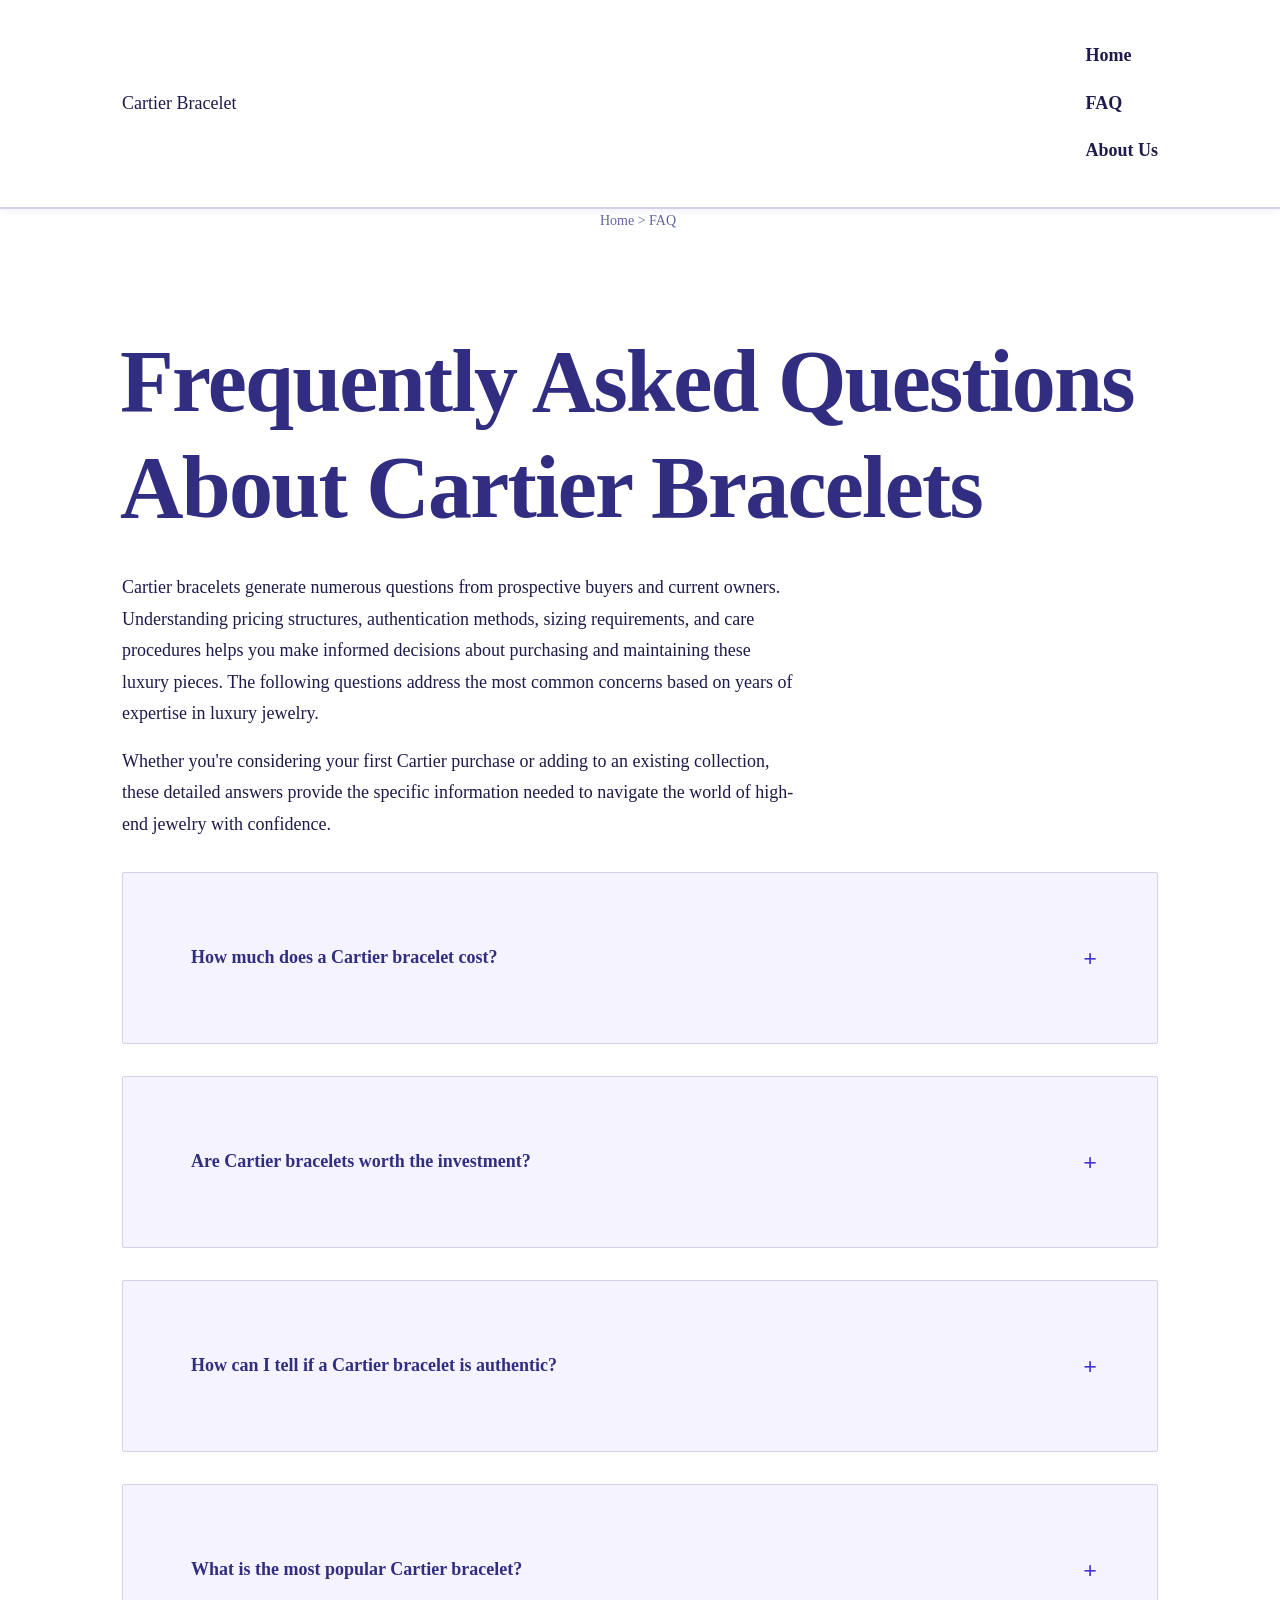
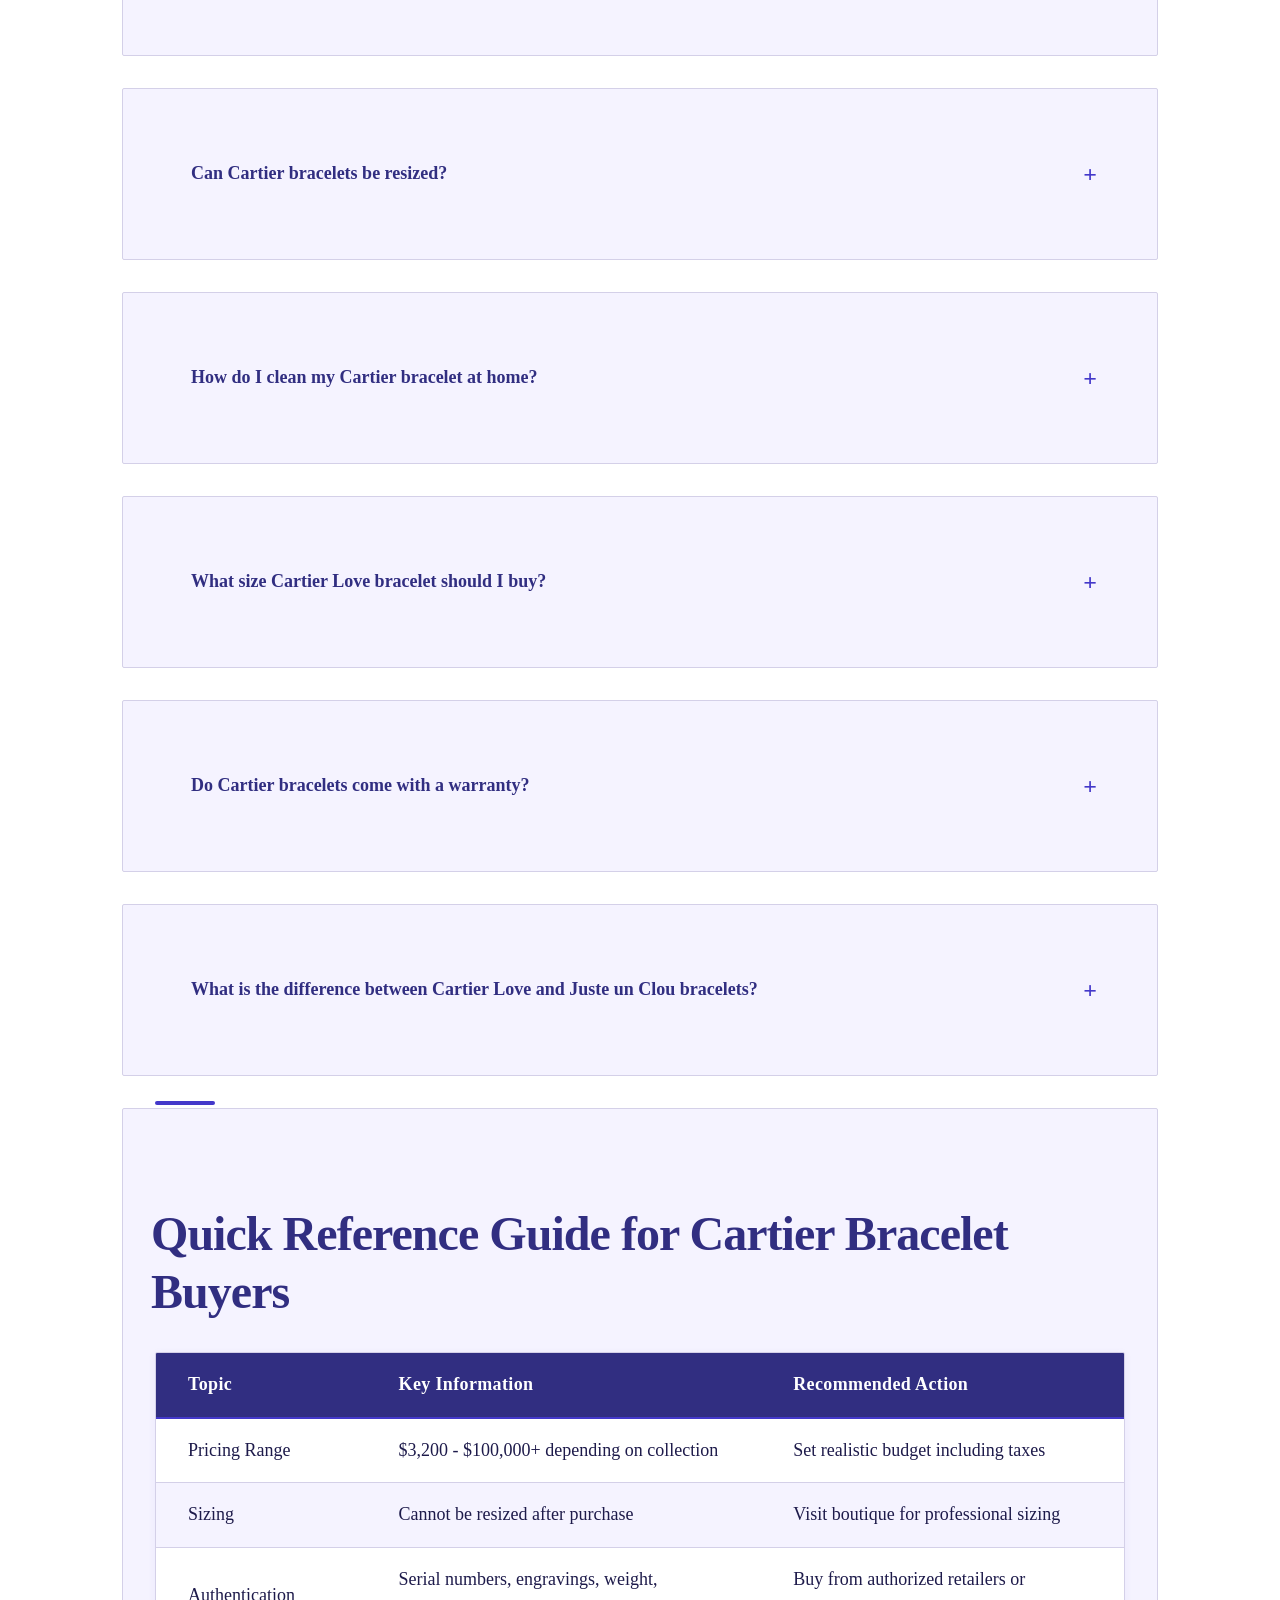
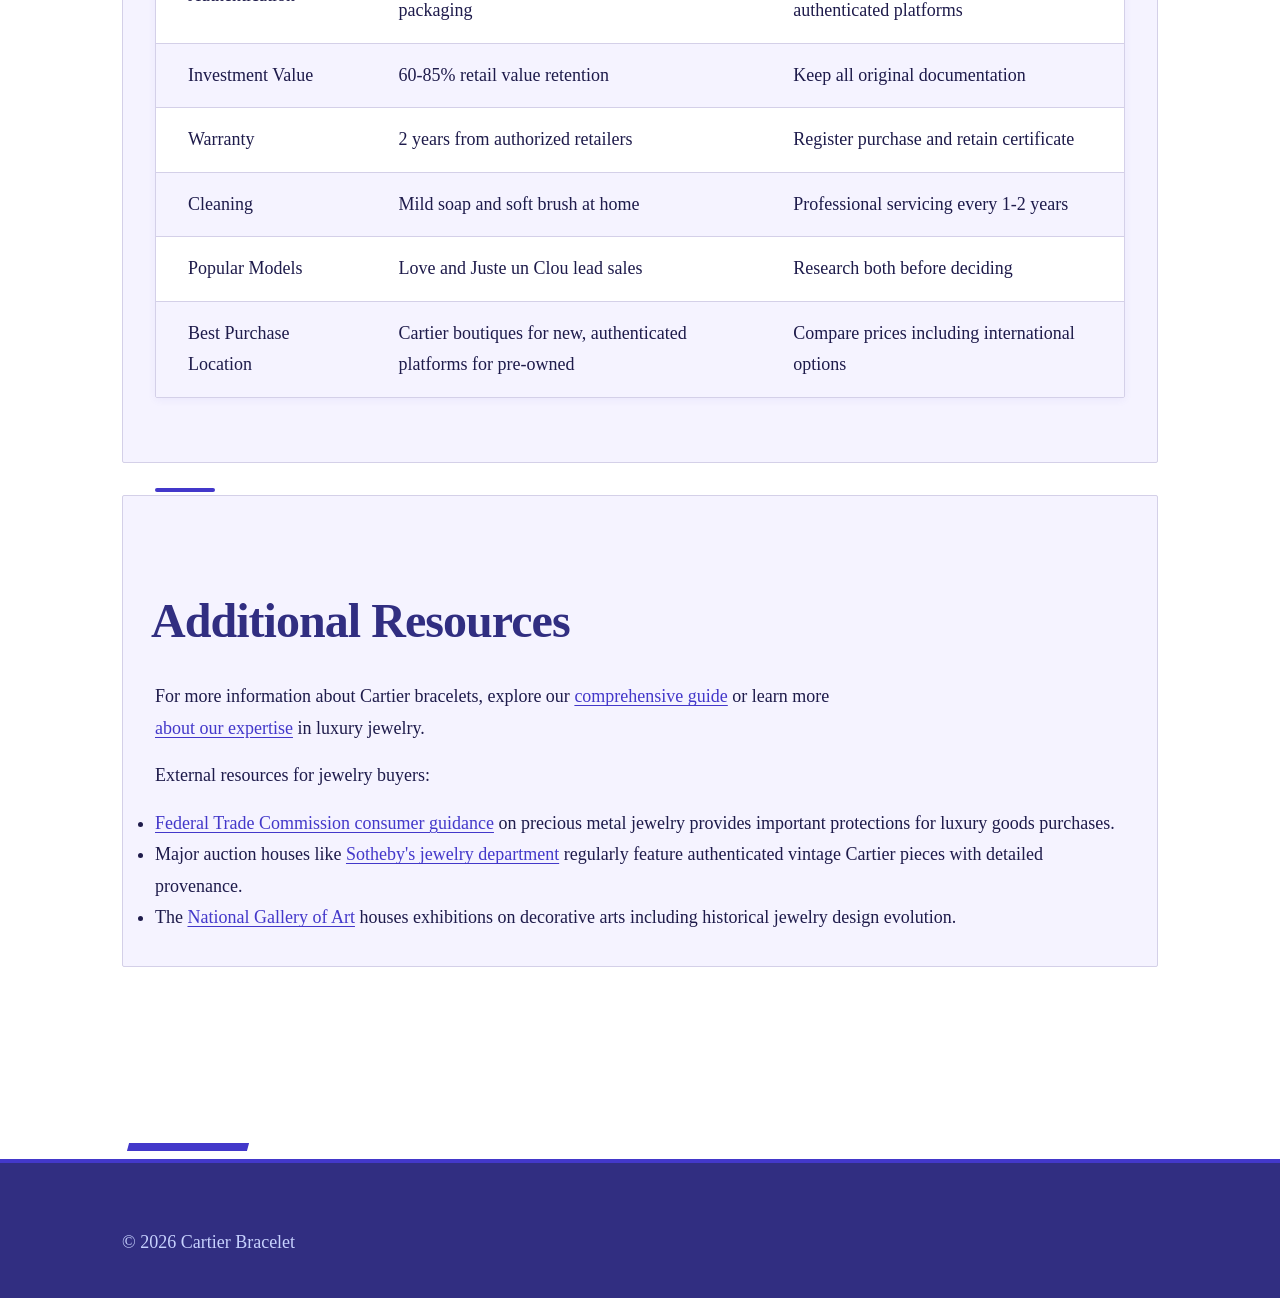
<file: faq.html>
<!DOCTYPE html>
<html lang="en-US">
<head><script>if(location.hostname==="cartierbracelet-xyz.pages.dev"){location.replace("https://cartierbracelet.xyz"+location.pathname+location.search)}</script>
<meta charset="UTF-8">
<meta name="viewport" content="width=device-width, initial-scale=1.0">
<title>Cartier Bracelet FAQ - Common Questions Answered</title>
<meta name="description" content="Find answers to frequently asked questions about Cartier bracelets including pricing, authenticity, investment value, sizing, and care for Love and Juste un Clou collections.">
<link rel="canonical" href="https://cartierbracelet.xyz/faq">
<link rel="stylesheet" href="style.css">
</head>
<body>
<header class="site-header">
<div class="container">
<a href="/">Cartier Bracelet</a>
<nav class="site-nav">
<a href="/">Home</a>
<a href="/faq" class="active">FAQ</a>
<a href="/about-us">About Us</a>
</nav>
</div>
</header>

<nav class="breadcrumbs">
<div class="container">
<a href="/">Home</a> &gt; FAQ
</div>
</nav>

<main class="site-main">
<div class="container">
<h1>Frequently Asked Questions About Cartier Bracelets</h1>

<p>Cartier bracelets generate numerous questions from prospective buyers and current owners. Understanding pricing structures, authentication methods, sizing requirements, and care procedures helps you make informed decisions about purchasing and maintaining these luxury pieces. The following questions address the most common concerns based on years of expertise in luxury jewelry.</p>

<p>Whether you're considering your first Cartier purchase or adding to an existing collection, these detailed answers provide the specific information needed to navigate the world of high-end jewelry with confidence.</p>

<details class="card">
<summary>How much does a Cartier bracelet cost?</summary>
<p>Cartier bracelets typically range from $1,000 to $50,000 depending on the collection, materials, and design. Popular models like the Love bracelet start around $7,300 for the small yellow gold version without diamonds, while the classic size begins at $8,200. The Juste un Clou collection starts at approximately $8,500 for the small version. Diamond versions significantly increase prices—a Love bracelet with four diamonds costs around $11,600, while the ten-diamond version retails for approximately $53,500. The Trinity bracelet offers a more accessible entry point starting around $3,200. Limited editions and full pavé diamond versions can exceed $100,000. Prices have increased steadily over the years, with most collections seeing 60 to 70 percent price appreciation since 2015 due to gold market fluctuations and brand positioning.</p>
</details>

<details class="card">
<summary>Are Cartier bracelets worth the investment?</summary>
<p>Yes, Cartier bracelets generally hold their value well and are considered luxury investment pieces due to the brand's prestige and craftsmanship. Many iconic designs like the Love and Juste un Clou collections have proven to retain or increase in value over time. The Love bracelet has appreciated approximately 68 percent since 2015, outpacing general inflation. Pre-owned authentic pieces typically sell for 60 to 85 percent of current retail prices, with rare or discontinued models sometimes exceeding original retail values. The investment quality depends on several factors: classic designs in yellow gold tend to perform best, maintaining original packaging and certificates adds 10 to 15 percent to resale value, and condition significantly impacts secondary market prices. Unlike fashion jewelry that depreciates immediately, Cartier's heritage brand status and consistent demand create a stable resale market. However, they should be viewed as wearable luxury assets rather than purely financial investments.</p>
</details>

<details class="card">
<summary>How can I tell if a Cartier bracelet is authentic?</summary>
<p>Authentic Cartier bracelets feature precise engravings, high-quality materials, serial numbers, and come with official certificates and packaging. Always purchase from authorized Cartier retailers or verified resellers to ensure authenticity. Specific authentication markers include crisp, evenly spaced engravings of the Cartier name, 750 purity mark for 18-karat gold, and a unique serial number on the interior. Genuine pieces have substantial weight—a small Love bracelet weighs 30 to 32 grams due to solid gold construction. The included screwdriver with Love bracelets should be precisely machined with Cartier hallmarks. Packaging should include the signature red box with cream interior, certificate of authenticity matching the serial number, and warranty documentation. Color consistency in the gold is important, especially for rose gold which has a distinctive warm hue difficult to replicate. Counterfeit indicators include blurry engravings, lighter weight, missing or unverifiable serial numbers, and suspiciously low prices. When purchasing pre-owned, verify the serial number with Cartier customer service or use authenticated reseller platforms that employ professional gemologists.</p>
</details>

<details class="card">
<summary>What is the most popular Cartier bracelet?</summary>
<p>The Cartier Love bracelet is the most iconic and popular design, featuring a distinctive screw motif and locking mechanism. It was created in 1969 by designer Aldo Cipullo and remains one of Cartier's bestselling jewelry pieces worldwide. The revolutionary design requires a special screwdriver to open and close, symbolizing eternal commitment and love. Celebrities, royalty, and fashion influencers have worn the Love bracelet for over five decades, cementing its status as a cultural icon. The design's popularity stems from its bold, recognizable aesthetic that works equally well worn alone or stacked with other bracelets. Available in yellow, white, and rose gold, with options ranging from plain metal to full diamond pavé, the Love bracelet appeals to diverse tastes and budgets. Its enduring popularity has made it the benchmark against which other luxury bracelets are measured, and it consistently ranks as Cartier's top-selling bracelet collection year after year.</p>
</details>

<details class="card">
<summary>Can Cartier bracelets be resized?</summary>
<p>Most Cartier bracelets cannot be resized after purchase due to their rigid, closed-form designs. The Love bracelet and Juste un Clou are manufactured as complete circles or ovals in specific sizes that slide over the hand. Attempting to resize these pieces would compromise their structural integrity and distinctive design. This is why accurate sizing before purchase is absolutely critical. Cartier boutiques provide professional sizing services using tools that replicate each bracelet design, allowing you to test the fit before committing. Some flexible bracelet designs like chain-style pieces or those with adjustable clasps can accommodate slight size variations, but the iconic rigid designs require selecting the correct size initially. If you purchase a bracelet that doesn't fit properly, your only options are exchanging it within the return period or reselling it to purchase the correct size. This limitation underscores the importance of visiting a boutique for hands-on sizing or carefully following measurement guidelines when buying online or pre-owned.</p>
</details>

<details class="card">
<summary>How do I clean my Cartier bracelet at home?</summary>
<p>Clean your Cartier bracelet at home using warm water mixed with a few drops of mild dish soap and a soft-bristled toothbrush. Gently brush around the screw details, engravings, and any crevices where dirt and oils accumulate. Rinse thoroughly under clean running water, ensuring all soap residue is removed. Dry completely with a soft, lint-free cloth, buffing gently to restore shine. Never use abrasive cleaners, harsh chemicals, or home ultrasonic cleaners, as these can damage the gold or loosen diamond settings. For bracelets with diamonds, extra care around the stones ensures they remain secure. This gentle cleaning method can be performed monthly or as needed. Between cleanings, wipe your bracelet with a jewelry polishing cloth to remove fingerprints and maintain luster. For deeper cleaning or restoration of scratches, professional servicing at Cartier boutiques is recommended every one to two years. Professional polishing removes surface scratches and restores the original finish, though some collectors prefer the natural patina that develops with wear as it tells the piece's story.</p>
</details>

<details class="card">
<summary>What size Cartier Love bracelet should I buy?</summary>
<p>Select a Cartier Love bracelet size by measuring your wrist at its widest point (above the wrist bone) and adding 1.5 to 2 centimeters for comfortable movement. Most women wear sizes 16 or 17, while men typically choose sizes 19 to 21. The bracelet should slide over your hand with slight resistance and rest comfortably on your wrist without spinning excessively or feeling tight. Size 17 (17cm inner circumference) fits wrists measuring approximately 15 to 15.5 centimeters and is the most common women's size. The bracelet should move slightly when you shake your wrist but not slide toward your elbow. If you're between sizes, consider whether you prefer a snugger or looser fit—snugger prevents excessive movement and spinning, while looser provides more comfort for those with larger hand-to-wrist ratios. Professional sizing at a Cartier boutique is strongly recommended before purchasing, as the bracelet cannot be resized later. Temperature and humidity can cause slight wrist size fluctuations, so try on sizing tools at different times of day if possible.</p>
</details>

<details class="card">
<summary>Do Cartier bracelets come with a warranty?</summary>
<p>Yes, Cartier bracelets purchased from authorized retailers come with a two-year international warranty covering manufacturing defects and workmanship issues. This warranty begins from the purchase date documented on your certificate of authenticity and covers repairs or replacements for defects in materials or construction. The warranty does not cover normal wear and tear, scratches, damage from accidents or improper use, or loss of the piece. To maintain warranty coverage, keep your original receipt and certificate, as these documents are required for any warranty claims. Cartier boutiques and authorized service centers handle warranty repairs, and the brand maintains detailed records of all pieces sold through official channels. After the warranty period expires, Cartier continues to provide paid servicing, cleaning, and repair services for authentic pieces regardless of age. Pre-owned bracelets purchased from secondary markets typically do not carry manufacturer warranties, though some authenticated reseller platforms offer their own limited guarantees. Regular maintenance and proper care help prevent issues, but the warranty provides peace of mind for your significant investment during the initial ownership period.</p>
</details>

<details class="card">
<summary>What is the difference between Cartier Love and Juste un Clou bracelets?</summary>
<p>The Cartier Love bracelet features a screw motif with flat oval shape and requires a screwdriver to open, while the Juste un Clou has a nail-inspired design that wraps around the wrist with an open cuff style. Both were designed by Aldo Cipullo—the Love in 1969 and the Nail (later renamed Juste un Clou) in 1971. The Love bracelet symbolizes commitment and eternal love through its locking mechanism, making it popular for couples and significant relationships. The Juste un Clou represents bold, rebellious elegance, transforming an industrial object into luxury jewelry. Structurally, the Love is a complete closed circle requiring the screwdriver for removal, while the Juste un Clou has a small opening and can be squeezed slightly when sliding over the hand. Price-wise, the small Juste un Clou starts around $8,500 compared to $7,300 for the small Love. The Juste un Clou typically appears more substantial and sculptural on the wrist, while the Love has a sleeker, more understated profile. Both are iconic investment pieces that hold value well, though the Love bracelet has broader recognition and slightly stronger resale markets due to its longer history and cultural significance.</p>
</details>

<div class="card">
<h2>Quick Reference Guide for Cartier Bracelet Buyers</h2>
<table>
<thead>
<tr>
<th>Topic</th>
<th>Key Information</th>
<th>Recommended Action</th>
</tr>
</thead>
<tbody>
<tr>
<td>Pricing Range</td>
<td>$3,200 - $100,000+ depending on collection</td>
<td>Set realistic budget including taxes</td>
</tr>
<tr>
<td>Sizing</td>
<td>Cannot be resized after purchase</td>
<td>Visit boutique for professional sizing</td>
</tr>
<tr>
<td>Authentication</td>
<td>Serial numbers, engravings, weight, packaging</td>
<td>Buy from authorized retailers or authenticated platforms</td>
</tr>
<tr>
<td>Investment Value</td>
<td>60-85% retail value retention</td>
<td>Keep all original documentation</td>
</tr>
<tr>
<td>Warranty</td>
<td>2 years from authorized retailers</td>
<td>Register purchase and retain certificate</td>
</tr>
<tr>
<td>Cleaning</td>
<td>Mild soap and soft brush at home</td>
<td>Professional servicing every 1-2 years</td>
</tr>
<tr>
<td>Popular Models</td>
<td>Love and Juste un Clou lead sales</td>
<td>Research both before deciding</td>
</tr>
<tr>
<td>Best Purchase Location</td>
<td>Cartier boutiques for new, authenticated platforms for pre-owned</td>
<td>Compare prices including international options</td>
</tr>
</tbody>
</table>
</div>

<div class="card">
<h2>Additional Resources</h2>
<p>For more information about Cartier bracelets, explore our <a href="/">comprehensive guide</a> or learn more <a href="/about-us">about our expertise</a> in luxury jewelry.</p>
<p>External resources for jewelry buyers:</p>
<ul>
<li><a href="https://www.consumer.ftc.gov/articles/buying-precious-metal-jewelry" rel="nofollow">Federal Trade Commission consumer guidance</a> on precious metal jewelry provides important protections for luxury goods purchases.</li>
<li>Major auction houses like <a href="https://www.sothebys.com/en/departments/jewelry" rel="nofollow">Sotheby's jewelry department</a> regularly feature authenticated vintage Cartier pieces with detailed provenance.</li>
<li>The <a href="https://www.nga.gov/collection/highlights.html" rel="nofollow">National Gallery of Art</a> houses exhibitions on decorative arts including historical jewelry design evolution.</li>
</ul>
</div>
</div>
</main>

<footer class="site-footer">
<div class="container">
<p>&copy; 2026 Cartier Bracelet</p>
</div>
</footer>

<script type="application/ld+json">
{
  "@context": "https://schema.org",
  "@type": "FAQPage",
  "mainEntity": [
    {
      "@type": "Question",
      "name": "How much does a Cartier bracelet cost?",
      "acceptedAnswer": {
        "@type": "Answer",
        "text": "Cartier bracelets typically range from $1,000 to $50,000 depending on the collection, materials, and design. Popular models like the Love bracelet start around $7,300 for the small yellow gold version without diamonds, while the classic size begins at $8,200. The Juste un Clou collection starts at approximately $8,500 for the small version. Diamond versions significantly increase prices—a Love bracelet with four diamonds costs around $11,600, while the ten-diamond version retails for approximately $53,500. The Trinity bracelet offers a more accessible entry point starting around $3,200. Limited editions and full pavé diamond versions can exceed $100,000. Prices have increased steadily over the years, with most collections seeing 60 to 70 percent price appreciation since 2015 due to gold market fluctuations and brand positioning."
      }
    },
    {
      "@type": "Question",
      "name": "Are Cartier bracelets worth the investment?",
      "acceptedAnswer": {
        "@type": "Answer",
        "text": "Yes, Cartier bracelets generally hold their value well and are considered luxury investment pieces due to the brand's prestige and craftsmanship. Many iconic designs like the Love and Juste un Clou collections have proven to retain or increase in value over time. The Love bracelet has appreciated approximately 68 percent since 2015, outpacing general inflation. Pre-owned authentic pieces typically sell for 60 to 85 percent of current retail prices, with rare or discontinued models sometimes exceeding original retail values. The investment quality depends on several factors: classic designs in yellow gold tend to perform best, maintaining original packaging and certificates adds 10 to 15 percent to resale value, and condition significantly impacts secondary market prices. Unlike fashion jewelry that depreciates immediately, Cartier's heritage brand status and consistent demand create a stable resale market. However, they should be viewed as wearable luxury assets rather than purely financial investments."
      }
    },
    {
      "@type": "Question",
      "name": "How can I tell if a Cartier bracelet is authentic?",
      "acceptedAnswer": {
        "@type": "Answer",
        "text": "Authentic Cartier bracelets feature precise engravings, high-quality materials, serial numbers, and come with official certificates and packaging. Always purchase from authorized Cartier retailers or verified resellers to ensure authenticity. Specific authentication markers include crisp, evenly spaced engravings of the Cartier name, 750 purity mark for 18-karat gold, and a unique serial number on the interior. Genuine pieces have substantial weight—a small Love bracelet weighs 30 to 32 grams due to solid gold construction. The included screwdriver with Love bracelets should be precisely machined with Cartier hallmarks. Packaging should include the signature red box with cream interior, certificate of authenticity matching the serial number, and warranty documentation. Color consistency in the gold is important, especially for rose gold which has a distinctive warm hue difficult to replicate. Counterfeit indicators include blurry engravings, lighter weight, missing or unverifiable serial numbers, and suspiciously low prices. When purchasing pre-owned, verify the serial number with Cartier customer service or use authenticated reseller platforms that employ professional gemologists."
      }
    },
    {
      "@type": "Question",
      "name": "What is the most popular Cartier bracelet?",
      "acceptedAnswer": {
        "@type": "Answer",
        "text": "The Cartier Love bracelet is the most iconic and popular design, featuring a distinctive screw motif and locking mechanism. It was created in 1969 by designer Aldo Cipullo and remains one of Cartier's bestselling jewelry pieces worldwide. The revolutionary design requires a special screwdriver to open and close, symbolizing eternal commitment and love. Celebrities, royalty, and fashion influencers have worn the Love bracelet for over five decades, cementing its status as a cultural icon. The design's popularity stems from its bold, recognizable aesthetic that works equally well worn alone or stacked with other bracelets. Available in yellow, white, and rose gold, with options ranging from plain metal to full diamond pavé, the Love bracelet appeals to diverse tastes and budgets. Its enduring popularity has made it the benchmark against which other luxury bracelets are measured, and it consistently ranks as Cartier's top-selling bracelet collection year after year."
      }
    },
    {
      "@type": "Question",
      "name": "Can Cartier bracelets be resized?",
      "acceptedAnswer": {
        "@type": "Answer",
        "text": "Most Cartier bracelets cannot be resized after purchase due to their rigid, closed-form designs. The Love bracelet and Juste un Clou are manufactured as complete circles or ovals in specific sizes that slide over the hand. Attempting to resize these pieces would compromise their structural integrity and distinctive design. This is why accurate sizing before purchase is absolutely critical. Cartier boutiques provide professional sizing services using tools that replicate each bracelet design, allowing you to test the fit before committing. Some flexible bracelet designs like chain-style pieces or those with adjustable clasps can accommodate slight size variations, but the iconic rigid designs require selecting the correct size initially. If you purchase a bracelet that doesn't fit properly, your only options are exchanging it within the return period or reselling it to purchase the correct size. This limitation underscores the importance of visiting a boutique for hands-on sizing or carefully following measurement guidelines when buying online or pre-owned."
      }
    },
    {
      "@type": "Question",
      "name": "How do I clean my Cartier bracelet at home?",
      "acceptedAnswer": {
        "@type": "Answer",
        "text": "Clean your Cartier bracelet at home using warm water mixed with a few drops of mild dish soap and a soft-bristled toothbrush. Gently brush around the screw details, engravings, and any crevices where dirt and oils accumulate. Rinse thoroughly under clean running water, ensuring all soap residue is removed. Dry completely with a soft, lint-free cloth, buffing gently to restore shine. Never use abrasive cleaners, harsh chemicals, or home ultrasonic cleaners, as these can damage the gold or loosen diamond settings. For bracelets with diamonds, extra care around the stones ensures they remain secure. This gentle cleaning method can be performed monthly or as needed. Between cleanings, wipe your bracelet with a jewelry polishing cloth to remove fingerprints and maintain luster. For deeper cleaning or restoration of scratches, professional servicing at Cartier boutiques is recommended every one to two years. Professional polishing removes surface scratches and restores the original finish, though some collectors prefer the natural patina that develops with wear as it tells the piece's story."
      }
    },
    {
      "@type": "Question",
      "name": "What size Cartier Love bracelet should I buy?",
      "acceptedAnswer": {
        "@type": "Answer",
        "text": "Select a Cartier Love bracelet size by measuring your wrist at its widest point (above the wrist bone) and adding 1.5 to 2 centimeters for comfortable movement. Most women wear sizes 16 or 17, while men typically choose sizes 19 to 21. The bracelet should slide over your hand with slight resistance and rest comfortably on your wrist without spinning excessively or feeling tight. Size 17 (17cm inner circumference) fits wrists measuring approximately 15 to 15.5 centimeters and is the most common women's size. The bracelet should move slightly when you shake your wrist but not slide toward your elbow. If you're between sizes, consider whether you prefer a snugger or looser fit—snugger prevents excessive movement and spinning, while looser provides more comfort for those with larger hand-to-wrist ratios. Professional sizing at a Cartier boutique is strongly recommended before purchasing, as the bracelet cannot be resized later. Temperature and humidity can cause slight wrist size fluctuations, so try on sizing tools at different times of day if possible."
      }
    },
    {
      "@type": "Question",
      "name": "Do Cartier bracelets come with a warranty?",
      "acceptedAnswer": {
        "@type": "Answer",
        "text": "Yes, Cartier bracelets purchased from authorized retailers come with a two-year international warranty covering manufacturing defects and workmanship issues. This warranty begins from the purchase date documented on your certificate of authenticity and covers repairs or replacements for defects in materials or construction. The warranty does not cover normal wear and tear, scratches, damage from accidents or improper use, or loss of the piece. To maintain warranty coverage, keep your original receipt and certificate, as these documents are required for any warranty claims. Cartier boutiques and authorized service centers handle warranty repairs, and the brand maintains detailed records of all pieces sold through official channels. After the warranty period expires, Cartier continues to provide paid servicing, cleaning, and repair services for authentic pieces regardless of age. Pre-owned bracelets purchased from secondary markets typically do not carry manufacturer warranties, though some authenticated reseller platforms offer their own limited guarantees. Regular maintenance and proper care help prevent issues, but the warranty provides peace of mind for your significant investment during the initial ownership period."
      }
    },
    {
      "@type": "Question",
      "name": "What is the difference between Cartier Love and Juste un Clou bracelets?",
      "acceptedAnswer": {
        "@type": "Answer",
        "text": "The Cartier Love bracelet features a screw motif with flat oval shape and requires a screwdriver to open, while the Juste un Clou has a nail-inspired design that wraps around the wrist with an open cuff style. Both were designed by Aldo Cipullo—the Love in 1969 and the Nail (later renamed Juste un Clou) in 1971. The Love bracelet symbolizes commitment and eternal love through its locking mechanism, making it popular for couples and significant relationships. The Juste un Clou represents bold, rebellious elegance, transforming an industrial object into luxury jewelry. Structurally, the Love is a complete closed circle requiring the screwdriver for removal, while the Juste un Clou has a small opening and can be squeezed slightly when sliding over the hand. Price-wise, the small Juste un Clou starts around $8,500 compared to $7,300 for the small Love. The Juste un Clou typically appears more substantial and sculptural on the wrist, while the Love has a sleeker, more understated profile. Both are iconic investment pieces that hold value well, though the Love bracelet has broader recognition and slightly stronger resale markets due to its longer history and cultural significance."
      }
    }
  ]
}
</script>

</body>
</html>
</file>
<file: style.css>
* {
  box-sizing: border-box;
  margin: 0;
  padding: 0;
}

:root {
  --color-primary: #4338ca;
  --color-secondary: #312e81;
  --color-accent: #c7d2fe;
  --color-bg: #ffffff;
  --color-surface: #f5f3ff;
  --color-text: #1e1b4b;
  --color-text-muted: #6366a0;
  --color-border: #d4d0e8;
  --font-main: 'Georgia', 'Times New Roman', 'Palatino', serif;
  --max-width: 1100px;
  --radius: 2px;
  --spacing-xs: 0.5rem;
  --spacing-sm: 1rem;
  --spacing-md: 2rem;
  --spacing-lg: 4rem;
  --spacing-xl: 6rem;
}

html {
  font-size: 16px;
  scroll-behavior: smooth;
}

body {
  font-family: var(--font-main);
  font-size: 1.125rem;
  line-height: 1.75;
  color: var(--color-text);
  background-color: var(--color-bg);
  -webkit-font-smoothing: antialiased;
  -moz-osx-font-smoothing: grayscale;
}

h1, h2, h3, h4, h5, h6 {
  font-weight: 700;
  line-height: 1.2;
  margin-bottom: var(--spacing-sm);
  letter-spacing: -0.02em;
}

h1 {
  font-size: 3.5rem;
  color: var(--color-secondary);
  margin-bottom: var(--spacing-md);
  position: relative;
  left: -0.125rem;
}

h2 {
  font-size: 2.5rem;
  color: var(--color-secondary);
  margin-top: var(--spacing-lg);
  margin-bottom: var(--spacing-md);
  transform: translateX(-4px);
}

h3 {
  font-size: 1.875rem;
  color: var(--color-primary);
  margin-top: var(--spacing-md);
}

h4 {
  font-size: 1.5rem;
  color: var(--color-primary);
  margin-top: var(--spacing-md);
}

h5 {
  font-size: 1.25rem;
  color: var(--color-text);
}

h6 {
  font-size: 1.125rem;
  color: var(--color-text);
  text-transform: uppercase;
  letter-spacing: 0.05em;
}

p {
  margin-bottom: var(--spacing-sm);
  max-width: 75ch;
}

a {
  color: var(--color-primary);
  text-decoration: underline;
  text-decoration-thickness: 1px;
  text-underline-offset: 3px;
  transition: color 0.2s ease, background-color 0.2s ease, box-shadow 0.2s ease;
}

a:hover {
  color: var(--color-secondary);
  text-decoration-thickness: 2px;
}

a:focus-visible {
  outline: 3px solid var(--color-accent);
  outline-offset: 2px;
  border-radius: var(--radius);
}

strong {
  font-weight: 700;
  color: var(--color-secondary);
}

em {
  font-style: italic;
  color: var(--color-text);
}

blockquote {
  margin: var(--spacing-md) 0;
  padding: var(--spacing-md);
  padding-left: var(--spacing-lg);
  background-color: var(--color-surface);
  border-left: 6px solid var(--color-primary);
  font-style: italic;
  font-size: 1.25rem;
  color: var(--color-text-muted);
  position: relative;
  transform: translateX(var(--spacing-sm));
}

blockquote::before {
  content: '"';
  font-size: 4rem;
  color: var(--color-accent);
  position: absolute;
  left: var(--spacing-sm);
  top: -0.5rem;
  line-height: 1;
}

::selection {
  background-color: var(--color-accent);
  color: var(--color-secondary);
}

.site-header {
  background-color: var(--color-bg);
  border-bottom: 2px solid var(--color-border);
  padding: var(--spacing-md) 0;
  position: sticky;
  top: 0;
  z-index: 1000;
  box-shadow: 0 2px 8px rgba(67, 56, 202, 0.08);
}

.site-header .container {
  display: grid;
  grid-template-columns: auto 1fr;
  align-items: center;
  gap: var(--spacing-md);
}

.site-header h1 {
  font-size: 1.75rem;
  margin: 0;
  color: var(--color-secondary);
  letter-spacing: -0.03em;
  left: 0;
}

.site-header a {
  text-decoration: none;
  color: inherit;
}

.site-nav {
  justify-self: end;
  transform: translateX(var(--spacing-sm));
}

.site-nav ul {
  display: flex;
  list-style: none;
  gap: var(--spacing-md);
  flex-wrap: wrap;
}

.site-nav a {
  text-decoration: none;
  color: var(--color-text);
  font-weight: 600;
  padding: var(--spacing-xs) var(--spacing-sm);
  border-radius: var(--radius);
  transition: color 0.2s ease, background-color 0.2s ease;
  display: block;
}

.site-nav a:hover {
  background-color: var(--color-surface);
  color: var(--color-primary);
}

.site-nav a:focus-visible {
  outline: 2px solid var(--color-primary);
  outline-offset: 2px;
}

.site-main {
  min-height: 70vh;
  padding: var(--spacing-lg) 0;
}

.container {
  max-width: var(--max-width);
  margin: 0 auto;
  padding: 0 var(--spacing-md);
}

.breadcrumbs {
  display: flex;
  gap: var(--spacing-xs);
  margin-bottom: var(--spacing-md);
  font-size: 0.875rem;
  color: var(--color-text-muted);
  flex-wrap: wrap;
  position: relative;
  left: -2px;
}

.breadcrumbs a {
  color: var(--color-text-muted);
  text-decoration: none;
}

.breadcrumbs a:hover {
  color: var(--color-primary);
  text-decoration: underline;
}

.breadcrumbs span {
  color: var(--color-border);
}

.card {
  background-color: var(--color-surface);
  border: 1px solid var(--color-border);
  border-radius: var(--radius);
  padding: var(--spacing-md);
  margin-bottom: var(--spacing-md);
  transition: box-shadow 0.2s ease, border-color 0.2s ease;
  position: relative;
}

.card::before {
  content: '';
  position: absolute;
  top: -8px;
  left: var(--spacing-md);
  width: 60px;
  height: 4px;
  background-color: var(--color-primary);
  border-radius: 2px;
}

.card:hover {
  box-shadow: 0 8px 24px rgba(67, 56, 202, 0.12);
  border-color: var(--color-primary);
}

.card h3 {
  margin-top: 0;
}

.card p:last-child {
  margin-bottom: 0;
}

table {
  width: 100%;
  border-collapse: separate;
  border-spacing: 0;
  margin: var(--spacing-md) 0;
  font-size: 1rem;
  border: 1px solid var(--color-border);
  border-radius: var(--radius);
  overflow: hidden;
  box-shadow: 0 2px 8px rgba(67, 56, 202, 0.06);
}

table thead {
  background-color: var(--color-secondary);
  color: var(--color-bg);
}

table th {
  padding: var(--spacing-sm) var(--spacing-md);
  text-align: left;
  font-weight: 700;
  letter-spacing: 0.02em;
  border-bottom: 2px solid var(--color-primary);
}

table td {
  padding: var(--spacing-sm) var(--spacing-md);
  border-bottom: 1px solid var(--color-border);
}

table tbody tr {
  background-color: var(--color-bg);
  transition: background-color 0.2s ease;
}

table tbody tr:nth-child(even) {
  background-color: var(--color-surface);
}

table tbody tr:hover {
  background-color: var(--color-accent);
}

table tbody tr:last-child td {
  border-bottom: none;
}

details {
  margin: var(--spacing-md) 0;
  border: 2px solid var(--color-border);
  border-radius: var(--radius);
  background-color: var(--color-bg);
  overflow: hidden;
  transition: border-color 0.2s ease;
}

details[open] {
  border-color: var(--color-primary);
}

details summary {
  padding: var(--spacing-md);
  cursor: pointer;
  font-weight: 700;
  color: var(--color-secondary);
  background-color: var(--color-surface);
  list-style: none;
  display: flex;
  justify-content: space-between;
  align-items: center;
  transition: background-color 0.2s ease, color 0.2s ease;
  position: relative;
  left: 4px;
}

details summary::-webkit-details-marker {
  display: none;
}

details summary::after {
  content: '+';
  font-size: 1.5rem;
  color: var(--color-primary);
  transition: transform 0.2s ease;
  flex-shrink: 0;
}

details[open] summary::after {
  content: '−';
  transform: rotate(180deg);
}

details summary:hover {
  background-color: var(--color-accent);
  color: var(--color-primary);
}

details summary:focus-visible {
  outline: 3px solid var(--color-primary);
  outline-offset: -3px;
}

details p {
  padding: var(--spacing-md);
  padding-top: var(--spacing-sm);
  animation: slideDown 0.2s ease;
}

@keyframes slideDown {
  from {
    opacity: 0;
    transform: translateY(-8px);
  }
  to {
    opacity: 1;
    transform: translateY(0);
  }
}

.site-footer {
  background-color: var(--color-secondary);
  color: var(--color-accent);
  padding: var(--spacing-lg) 0 var(--spacing-md);
  margin-top: var(--spacing-xl);
  border-top: 4px solid var(--color-primary);
  position: relative;
}

.site-footer::before {
  content: '';
  position: absolute;
  top: -20px;
  left: 10%;
  width: 120px;
  height: 8px;
  background-color: var(--color-primary);
  transform: skewX(-15deg);
}

.site-footer .container {
  display: grid;
  grid-template-columns: 1fr;
  gap: var(--spacing-md);
}

.site-footer a {
  color: var(--color-accent);
  text-decoration: none;
  border-bottom: 1px solid transparent;
  transition: border-color 0.2s ease;
}

.site-footer a:hover {
  border-bottom-color: var(--color-accent);
}

.site-footer p {
  color: var(--color-accent);
  margin-bottom: var(--spacing-xs);
}

.site-footer h4 {
  color: var(--color-bg);
  margin-top: 0;
  font-size: 1.125rem;
}

.grid-2 {
  display: grid;
  grid-template-columns: 1fr;
  gap: var(--spacing-md);
}

.grid-3 {
  display: grid;
  grid-template-columns: 1fr;
  gap: var(--spacing-md);
}

.offset-section {
  margin-left: var(--spacing-md);
  padding: var(--spacing-lg);
  background-color: var(--color-surface);
  border-left: 4px solid var(--color-primary);
  position: relative;
}

.offset-section::after {
  content: '';
  position: absolute;
  top: var(--spacing-md);
  right: -12px;
  width: 80px;
  height: 80px;
  background-color: var(--color-accent);
  border-radius: 50%;
  z-index: -1;
}

.overlap-container {
  position: relative;
  margin: var(--spacing-lg) 0;
}

.overlap-content {
  background-color: var(--color-bg);
  padding: var(--spacing-md);
  border: 2px solid var(--color-border);
  position: relative;
  z-index: 2;
  transform: translateY(var(--spacing-md));
}

.overlap-background {
  background-color: var(--color-primary);
  padding: var(--spacing-lg);
  position: relative;
  z-index: 1;
  min-height: 200px;
}

.asymmetric-grid {
  display: grid;
  grid-template-columns: 1fr;
  gap: var(--spacing-md);
  margin: var(--spacing-md) 0;
}

.asymmetric-item:nth-child(odd) {
  transform: translateX(var(--spacing-sm));
}

.asymmetric-item:nth-child(even) {
  transform: translateX(calc(-1 * var(--spacing-sm)));
}

@media (min-width: 768px) {
  h1 {
    font-size: 4.5rem;
  }

  h2 {
    font-size: 3rem;
  }

  .grid-2 {
    grid-template-columns: repeat(2, 1fr);
  }

  .grid-3 {
    grid-template-columns: repeat(2, 1fr);
  }

  .site-footer .container {
    grid-template-columns: repeat(2, 1fr);
  }

  .asymmetric-grid {
    grid-template-columns: 1.5fr 1fr;
  }

  .offset-section {
    margin-left: var(--spacing-lg);
  }

  .overlap-content {
    width: 85%;
    margin-left: auto;
    transform: translateY(var(--spacing-lg));
  }

  table {
    font-size: 1.125rem;
  }
}

@media (min-width: 1024px) {
  h1 {
    font-size: 5.5rem;
  }

  .grid-3 {
    grid-template-columns: repeat(3, 1fr);
  }

  .site-footer .container {
    grid-template-columns: repeat(3, 1fr);
  }

  .asymmetric-grid {
    grid-template-columns: 2fr 1fr;
  }

  .offset-section {
    margin-left: var(--spacing-xl);
  }

  .site-nav ul {
    gap: var(--spacing-lg);
  }
}

@media (prefers-reduced-motion: reduce) {
  * {
    animation-duration: 0.01ms !important;
    animation-iteration-count: 1 !important;
    transition-duration: 0.01ms !important;
    scroll-behavior: auto !important;
  }

  details summary::after {
    transition: none;
  }

  details[open] summary::after {
    transform: none;
  }
}

@media print {
  .site-header,
  .site-nav,
  .site-footer,
  .breadcrumbs {
    display: none;
  }

  .site-main {
    padding: 0;
  }

  .container {
    max-width: 100%;
    padding: 0;
  }

  a {
    text-decoration: none;
    color: var(--color-text);
  }

  a::after {
    content: " (" attr(href) ")";
    font-size: 0.875rem;
    color: var(--color-text-muted);
  }

  .card {
    break-inside: avoid;
    box-shadow: none;
  }

  details summary::after {
    display: none;
  }

  details {
    border: 1px solid var(--color-border);
  }
}
</file>
